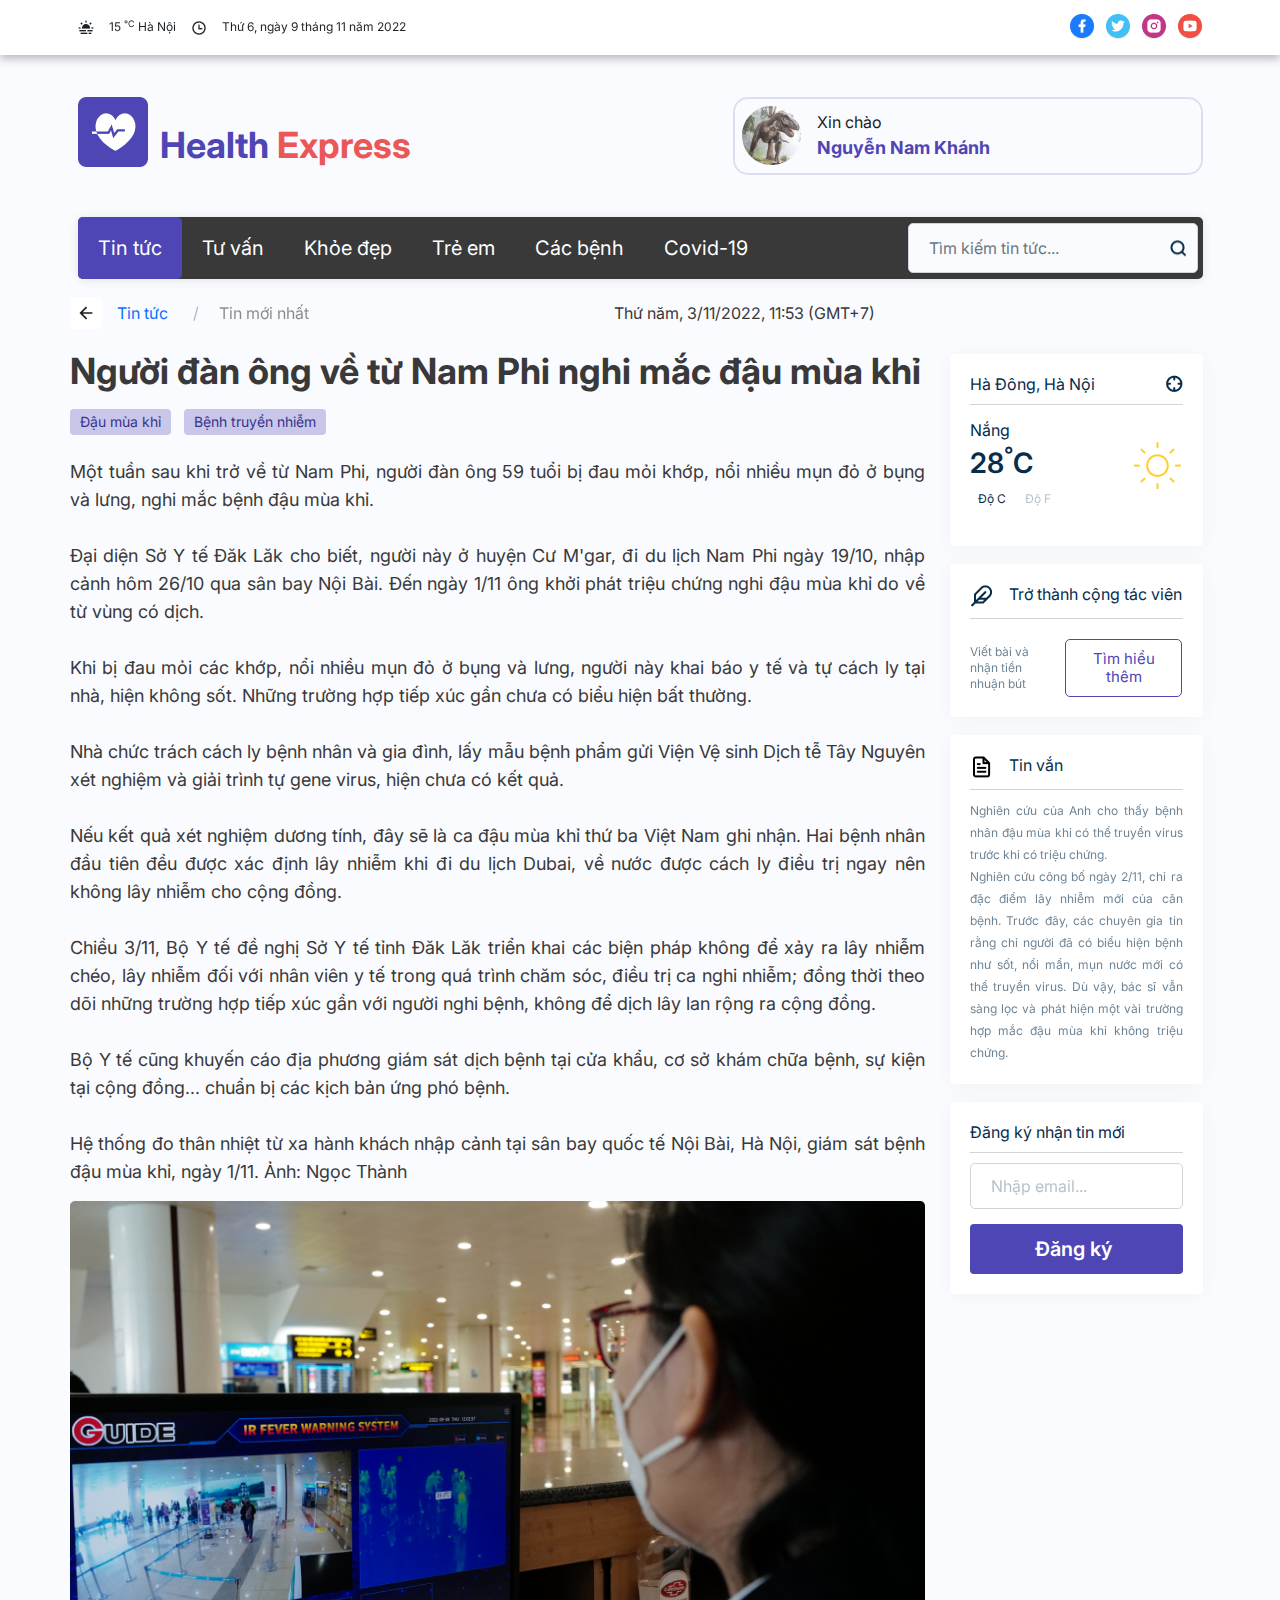
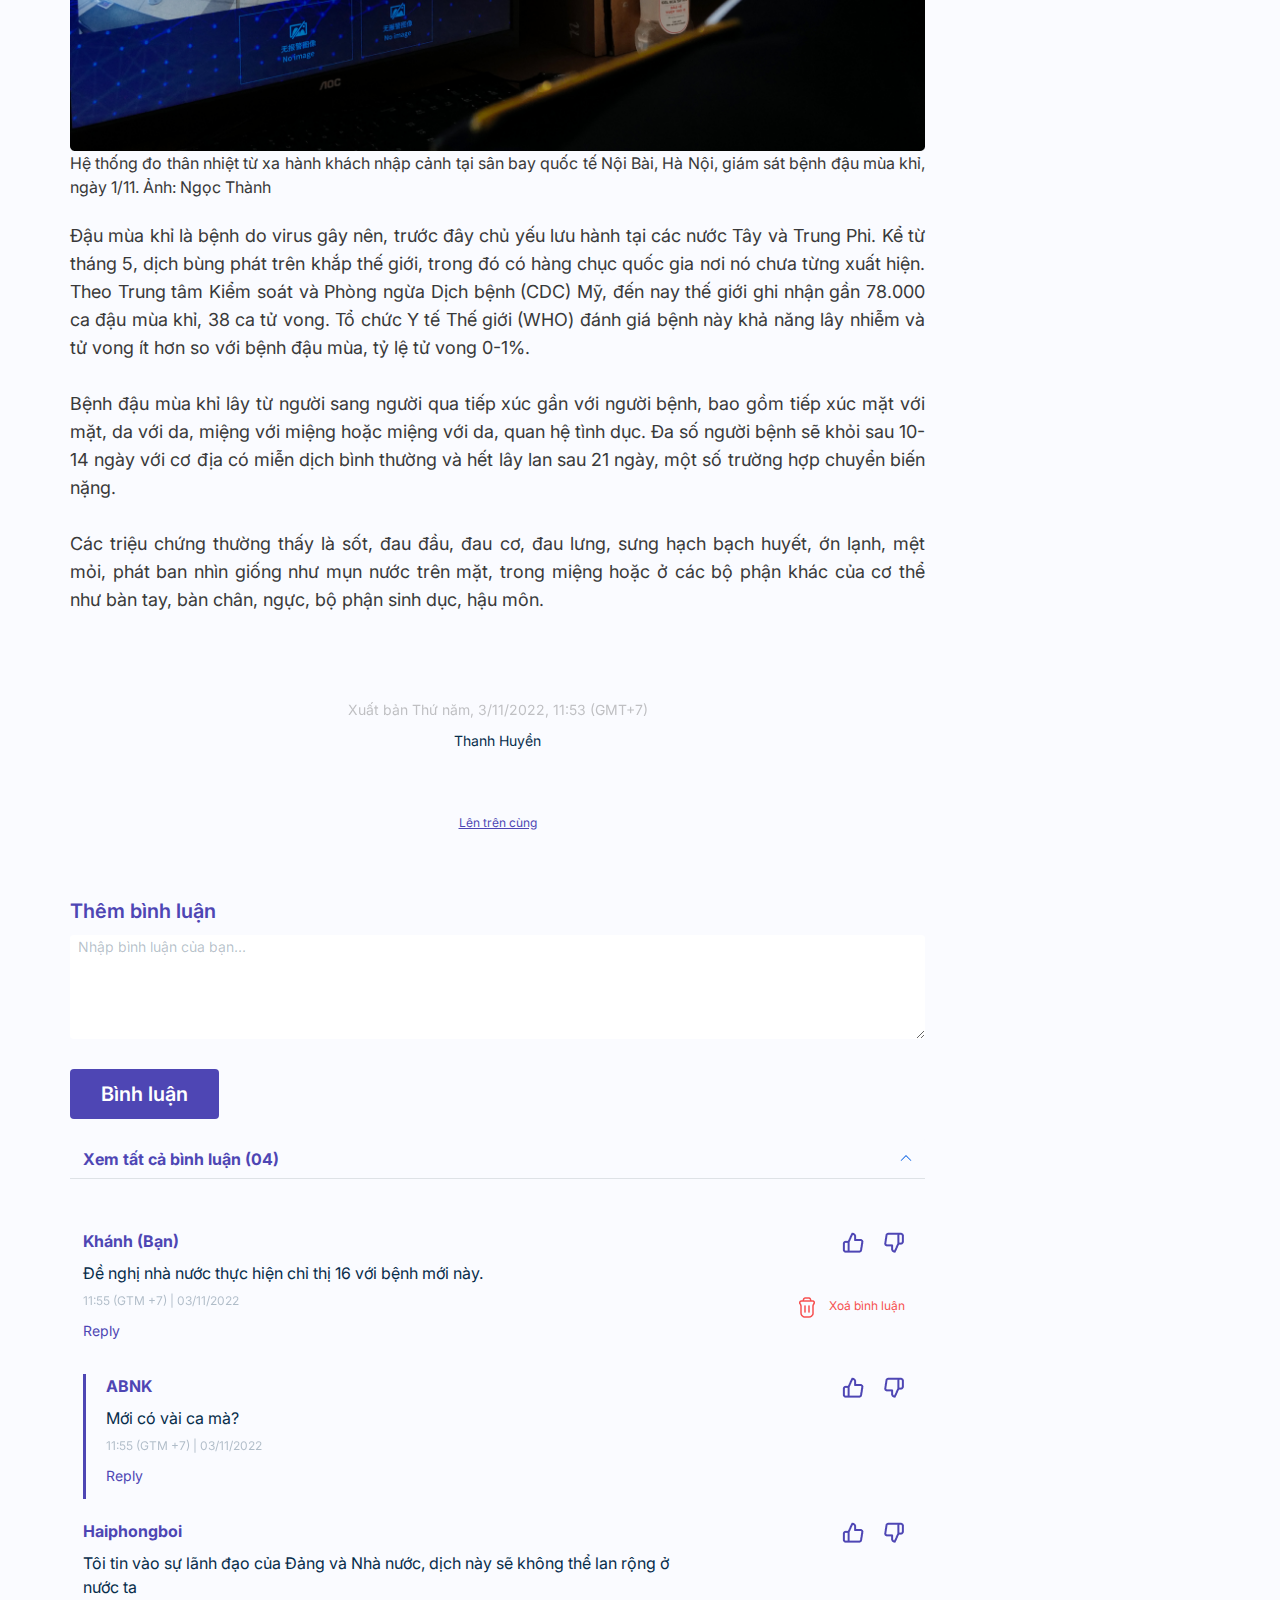
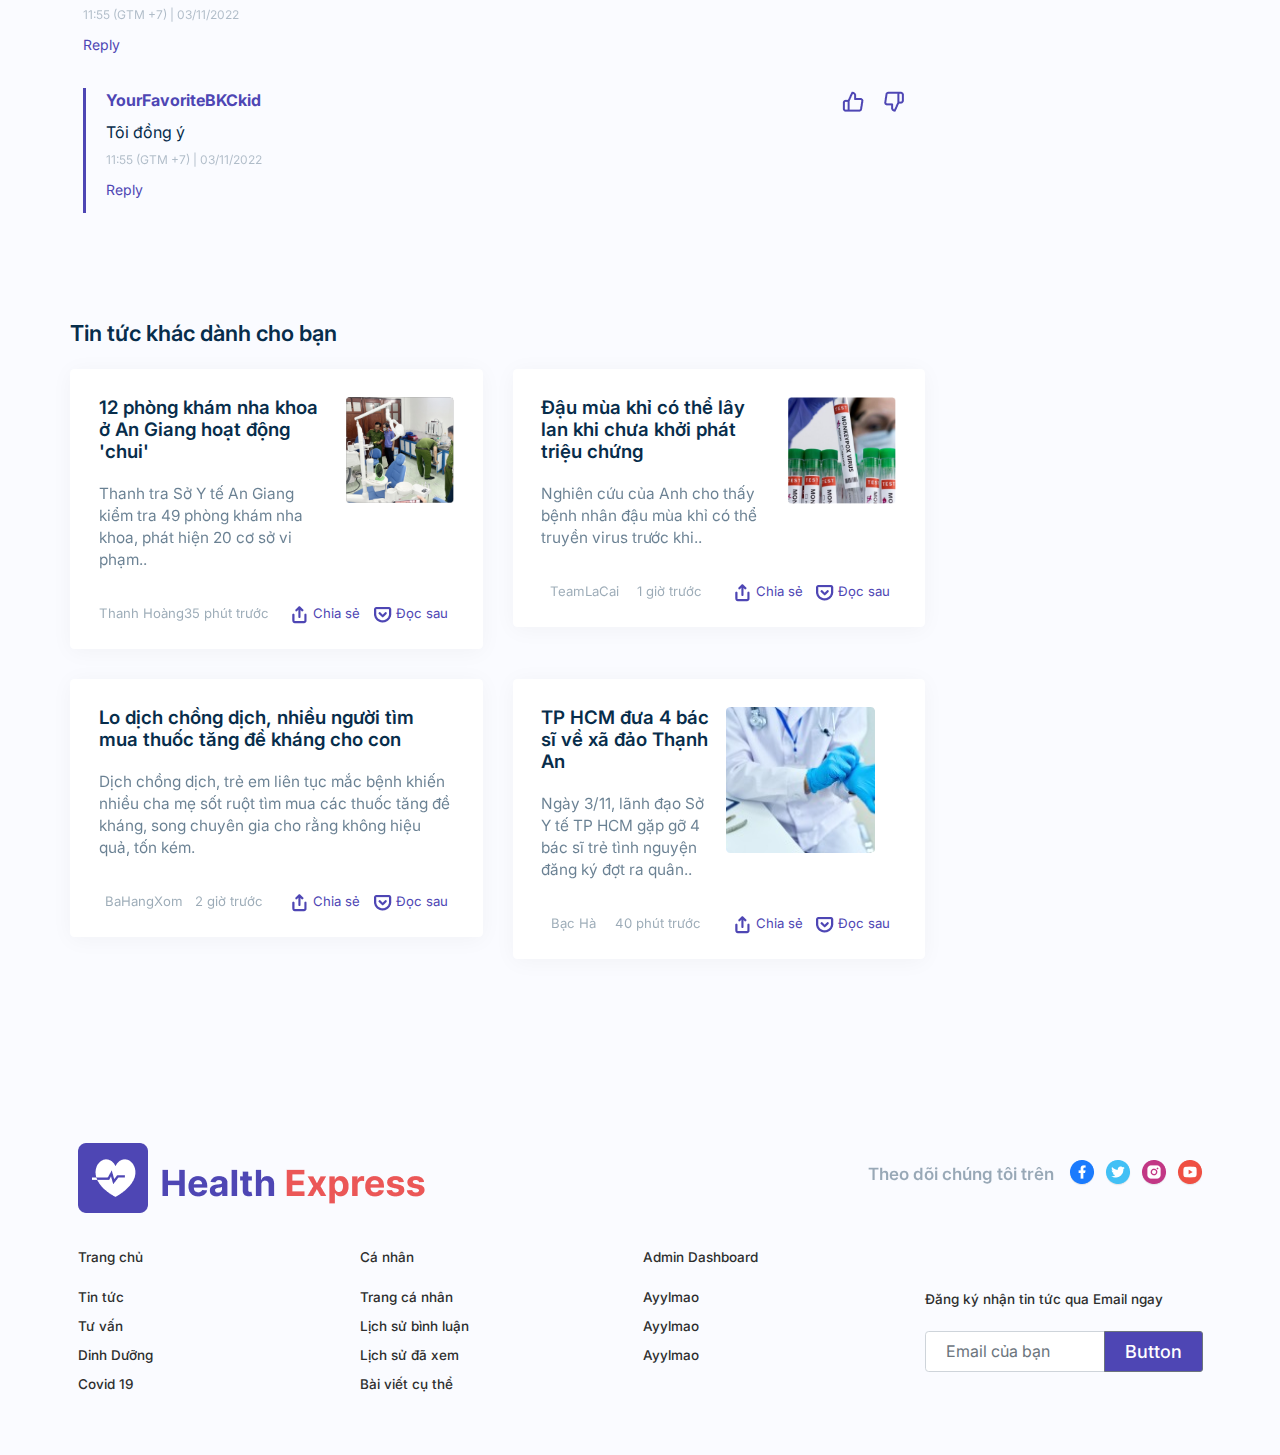
<file: Final-Version/index.html>
<!doctype html>
<html lang="en">

<head>
    <meta charset="utf-8">
    <meta name="viewport" content="width=device-width, initial-scale=1">
    <title> Người đàn ông về từ Nam Phi nghi mắc đậu mùa khỉ </title>

    <link rel="shortcut icon" href="images/logo.png" type="image/x-icon">
    <!-- stylesheet-->
    <link rel="stylesheet" href="css/bootstrap.min.css">
    <link rel="stylesheet" href="css/style.css">
</head>

<body>

    <section id="topBar">
        <div class="container">
            <div class="d-md-flex align-items-center justify-content-between py-2 text-center">
                <div class="leftBar d-flex align-items-center justify-content-center">
                    <p class="weatherInfo">
                        <img src="images/top-weather.png" alt="" class="img-fluid">
                        15 <sup>°C</sup> Hà Nội
                    </p>
                    <p class="time">
                        <img src="images/clock.png" alt="clock" class="img-fluid">
                        Thứ 6, ngày 9 tháng 11 năm 2022
                    </p>
                </div>
                <div class="rightBar">
                    <ul class="list-unstyled d-flex align-items-center justify-content-center">
                        <li><a href="#">
                                <img src="images/Facebook.png" alt="facebook" class="img-fluid">
                            </a></li>
                        <li><a href="#">
                                <img src="images/Twitter.png" alt="Twitter" class="img-fluid">
                            </a></li>
                        <li><a href="#">
                                <img src="images/Instagram.png" alt="Instagram" class="img-fluid">
                            </a></li>
                        <li><a href="#">
                                <img src="images/Youtube.png" alt="Youtube" class="img-fluid">
                            </a></li>
                    </ul>
                </div>
            </div>
        </div>
    </section>

    <section id="logoCtrl">
        <div class="container">
            <div class="row">
                <div class="col-md-6">
                    <div class="bigLogo d-flex align-items-end pb-4 pb-md-0">
                        <img src="images/logo.png" alt="logo" class="img-fluid">
                        <h3 class="logoText">Health <span>Express</span></h3>
                    </div>
                </div>
                <div class="col-md-6">
                    <div class="logoRightCruved d-flex align-items-center">
                        <img src="images/monogram.png" alt="monogram" class="img-fluid">
                        <div class="logoRightInfo">
                            <p class="infoText">Xin chào</p>
                            <h5 class="logoInfoTitle">Nguyễn Nam Khánh </h5>
                        </div>
                    </div>
                </div>
            </div>
        </div>
    </section>

    <!-- HEADER -->
    <header id="header">
        <div class="container">
            <nav class="navbar navbar-expand-lg px-0">
                <div class="container-fluid">
                    <a class="navbar-brand d-lg-none" href="#">
                        <img src="images/mobileLogo.png" alt="logo" class="img-fluid">
                    </a>
                    <button class="navbar-toggler" type="button" data-bs-toggle="collapse"
                        data-bs-target="#navbarTogglerDemo02" aria-controls="navbarTogglerDemo02" aria-expanded="false"
                        aria-label="Toggle navigation">
                        <img src="images/menu.png" alt="menu" class="img-fluid menu">
                    </button>
                    <div class="collapse navbar-collapse" id="navbarTogglerDemo02">
                        <ul class="navbar-nav me-auto mb-2 mb-lg-0">
                            <li class="nav-item">
                                <a class="nav-link active" aria-current="page" href="#">Tin tức</a>
                            </li>

                            <li class="nav-item">
                                <a class="nav-link" href="#">Tư vấn</a>
                            </li>

                            <li class="nav-item">
                                <a class="nav-link" href="#">Khỏe đẹp</a>
                            </li>

                            <li class="nav-item">
                                <a class="nav-link" href="#">Trẻ em</a>
                            </li>

                            <li class="nav-item">
                                <a class="nav-link" href="#">Các bệnh</a>
                            </li>

                            <li class="nav-item">
                                <a class="nav-link" href="#">Covid-19</a>
                            </li>

                        </ul>
                        <form class="d-flex" role="search">
                            <input class="form-control me-2" type="search" placeholder="Tìm kiếm tin tức..."
                                aria-label="Search">
                            <button class="btn inputIcon">
                                <img src="images/search.png" alt="search" class="img-fluid ">
                            </button>
                        </form>
                    </div>
                </div>
            </nav>
        </div>
    </header>
    <!-- HEADER END -->

    <main id="mainNews">
        <div class="container">
            <div class="row">
                <div class="col-md-9 mainNewsLeft ">

                    <div class="bredTop d-md-flex align-items-center justify-content-between">
                        <div class="pageBredCrumbs d-flex align-items-center">
                            <a href="#" class="pe-4">
                                <img src="images/leftArrow.png" alt="leftArrow" class="img-fluid">
                            </a>
                            <nav aria-label="breadcrumb">
                                <ol class="breadcrumb">
                                    <li class="breadcrumb-item"><a href="#">Tin tức</a></li>
                                    <li class="breadcrumb-item active" aria-current="page">Tin mới nhất </li>
                                </ol>
                            </nav>
                        </div>
                        <p class="createTime">
                            Thứ năm, 3/11/2022, 11:53 (GMT+7)
                        </p>
                    </div>

                    <div class="newsBody">
                        <h2 class="newsTitle">
                            Người đàn ông về từ Nam Phi nghi mắc đậu mùa khỉ
                        </h2>

                        <div class="newsTags">
                            <a href="#">
                                Đậu mùa khỉ
                            </a>
                            <a href="#">
                                Bệnh truyền nhiễm
                            </a>
                        </div>

                        <p class="newsDetails">
                            Một tuần sau khi trở về từ Nam Phi, người đàn ông 59 tuổi bị đau mỏi khớp, nổi nhiều mụn đỏ
                            ở bụng và lưng, nghi mắc bệnh đậu mùa khỉ.
                            <br><br>
                            Đại diện Sở Y tế Đăk Lăk cho biết, người này ở huyện Cư M'gar, đi du lịch Nam Phi ngày
                            19/10, nhập cảnh hôm 26/10 qua sân bay Nội Bài. Đến ngày 1/11 ông khởi phát triệu chứng nghi
                            đậu mùa khỉ do về từ vùng có dịch.
                            <br><br>
                            Khi bị đau mỏi các khớp, nổi nhiều mụn đỏ ở bụng và lưng, người này khai báo y tế và tự cách
                            ly tại nhà, hiện không sốt. Những trường hợp tiếp xúc gần chưa có biểu hiện bất thường.
                            <br><br>
                            Nhà chức trách cách ly bệnh nhân và gia đình, lấy mẫu bệnh phẩm gửi Viện Vệ sinh Dịch tễ Tây
                            Nguyên xét nghiệm và giải trình tự gene virus, hiện chưa có kết quả.
                            <br><br>
                            Nếu kết quả xét nghiệm dương tính, đây sẽ là ca đậu mùa khỉ thứ ba Việt Nam ghi nhận. Hai
                            bệnh nhân đầu tiên đều được xác định lây nhiễm khi đi du lịch Dubai, về nước được cách ly
                            điều trị ngay nên không lây nhiễm cho cộng đồng.
                            <br><br>
                            Chiều 3/11, Bộ Y tế đề nghị Sở Y tế tỉnh Đăk Lăk triển khai các biện pháp không để xảy ra
                            lây nhiễm chéo, lây nhiễm đối với nhân viên y tế trong quá trình chăm sóc, điều trị ca nghi
                            nhiễm; đồng thời theo dõi những trường hợp tiếp xúc gần với người nghi bệnh, không để dịch
                            lây lan rộng ra cộng đồng.
                            <br><br>
                            Bộ Y tế cũng khuyến cáo địa phương giám sát dịch bệnh tại cửa khẩu, cơ sở khám chữa bệnh, sự
                            kiện tại cộng đồng... chuẩn bị các kịch bản ứng phó bệnh.
                            <br><br>
                            Hệ thống đo thân nhiệt từ xa hành khách nhập cảnh tại sân bay quốc tế Nội Bài, Hà Nội, giám
                            sát bệnh đậu mùa khỉ, ngày 1/11. Ảnh: Ngọc Thành
                        </p>

                        <img src="images/newsBanner.png" alt="banner" class="img-fluid newsBanner w-100">

                        <p class="newsCaption">
                            Hệ thống đo thân nhiệt từ xa hành khách nhập cảnh tại sân bay quốc tế Nội Bài, Hà Nội, giám
                            sát bệnh đậu mùa khỉ, ngày 1/11. Ảnh: Ngọc Thành
                        </p>


                        <p class="newsDetails">
                            Đậu mùa khỉ là bệnh do virus gây nên, trước đây chủ yếu lưu hành tại các nước Tây và Trung
                            Phi. Kể từ tháng 5, dịch bùng phát trên khắp thế giới, trong đó có hàng chục quốc gia nơi nó
                            chưa từng xuất hiện. Theo Trung tâm Kiểm soát và Phòng ngừa Dịch bệnh (CDC) Mỹ, đến nay thế
                            giới ghi nhận gần 78.000 ca đậu mùa khỉ, 38 ca tử vong. Tổ chức Y tế Thế giới (WHO) đánh giá
                            bệnh này khả năng lây nhiễm và tử vong ít hơn so với bệnh đậu mùa, tỷ lệ tử vong 0-1%.
                            <br><br>
                            Bệnh đậu mùa khỉ lây từ người sang người qua tiếp xúc gần với người bệnh, bao gồm tiếp xúc
                            mặt với mặt, da với da, miệng với miệng hoặc miệng với da, quan hệ tình dục. Đa số người
                            bệnh sẽ khỏi sau 10-14 ngày với cơ địa có miễn dịch bình thường và hết lây lan sau 21 ngày,
                            một số trường hợp chuyển biến nặng.
                            <br><br>
                            Các triệu chứng thường thấy là sốt, đau đầu, đau cơ, đau lưng, sưng hạch bạch huyết, ớn
                            lạnh, mệt mỏi, phát ban nhìn giống như mụn nước trên mặt, trong miệng hoặc ở các bộ phận
                            khác của cơ thể như bàn tay, bàn chân, ngực, bộ phận sinh dục, hậu môn.
                            <br><br>
                        </p>

                        <div class="newsTimeAndAuthor text-center">
                            <p class="time">Xuất bản Thứ năm, 3/11/2022, 11:53 (GMT+7)</p>
                            <p class="author">Thanh Huyền </p>
                            <a href="#" class="authorLink">
                                Lên trên cùng
                            </a>
                        </div>

                        <div class="addComment">
                            <h3 class="commentTitle">Thêm bình luận </h3>
                            <form action="#">
                                <div class="mb-3">
                                    <textarea class="form-control" id="" placeholder="Nhập bình luận của bạn..."
                                        rows="6" required></textarea>
                                </div>
                                <button class="btn submitBtn" type="submit">Bình luận </button>
                            </form>
                        </div>


                        <div class="totalCommentsView">
                            <div class="accordion" id="accordionExample">
                                <div class="accordion-item">
                                    <h2 class="accordion-header" id="headingOne">
                                        <button class="accordion-button" type="button" data-bs-toggle="collapse"
                                            data-bs-target="#collapseOne" aria-expanded="true"
                                            aria-controls="collapseOne">
                                            Xem tất cả bình luận (04)
                                        </button>
                                    </h2>
                                    <div id="collapseOne" class="accordion-collapse accBG collapse show"
                                        aria-labelledby="headingOne" data-bs-parent="#accordionExample">
                                        <div class="accordion-body">

                                            <div class="singleComment">
                                                <div class="row">
                                                    <div class="col-9">
                                                        <h5 class="commentTitle">Khánh (Bạn)</h5>
                                                        <p class="commentDetails">
                                                            Đề nghị nhà nước thực hiện chỉ thị 16 với bệnh mới này.
                                                        </p>
                                                        <p class="commentTime">11:55 (GTM +7) | 03/11/2022</p>
                                                        <a href="#" class="btn replayBtn">
                                                            Reply
                                                        </a>
                                                    </div>
                                                    <div class="col-3">
                                                        <div class="likeControll">
                                                            <button class="btn thumbsBtn">
                                                                <img src="images/thumbs-up.png" alt="thumbs up"
                                                                    class="img-fluid">
                                                            </button>

                                                            <button class="btn thumbsBtn">
                                                                <img src="images/thumbs-down.png" alt="thumbs down"
                                                                    class="img-fluid">
                                                            </button>
                                                        </div>
                                                        <div class="text-end">
                                                            <button class="trasBtn btn">
                                                                <img src="images/Trash.png" alt="trush"
                                                                    class="img-fluid">
                                                                Xoá bình luận
                                                            </button>
                                                        </div>
                                                    </div>
                                                </div>
                                            </div>

                                            <div class="singleComment commentInsideMode">
                                                <div class="row">
                                                    <div class="col-9">
                                                        <h5 class="commentTitle">ABNK</h5>
                                                        <p class="commentDetails">
                                                            Mới có vài ca mà?
                                                        </p>
                                                        <p class="commentTime">11:55 (GTM +7) | 03/11/2022</p>
                                                        <a href="#" class="btn replayBtn">
                                                            Reply
                                                        </a>
                                                    </div>
                                                    <div class="col-3">
                                                        <div class="likeControll">
                                                            <button class="btn thumbsBtn">
                                                                <img src="images/thumbs-up.png" alt="thumbs up"
                                                                    class="img-fluid">
                                                            </button>

                                                            <button class="btn thumbsBtn">
                                                                <img src="images/thumbs-down.png" alt="thumbs down"
                                                                    class="img-fluid">
                                                            </button>
                                                        </div>
                                                        <button class="trasBtn d-none">
                                                            <img src="images/Trash.png" alt="trush" class="img-fluid">
                                                            Xoá bình luận
                                                        </button>
                                                    </div>
                                                </div>
                                            </div>



                                            <div class="singleComment">
                                                <div class="row">
                                                    <div class="col-9">
                                                        <h5 class="commentTitle">Haiphongboi</h5>
                                                        <p class="commentDetails">
                                                            Tôi tin vào sự lãnh đạo của Đảng và Nhà nước, dịch này sẽ
                                                            không thể lan rộng ở nước ta
                                                        </p>
                                                        <p class="commentTime">11:55 (GTM +7) | 03/11/2022</p>
                                                        <a href="#" class="btn replayBtn">
                                                            Reply
                                                        </a>
                                                    </div>
                                                    <div class="col-3">
                                                        <div class="likeControll">
                                                            <button class="btn thumbsBtn">
                                                                <img src="images/thumbs-up.png" alt="thumbs up"
                                                                    class="img-fluid">
                                                            </button>

                                                            <button class="btn thumbsBtn">
                                                                <img src="images/thumbs-down.png" alt="thumbs down"
                                                                    class="img-fluid">
                                                            </button>
                                                        </div>
                                                        <button class="trasBtn d-none">
                                                            <img src="images/Trash.png" alt="trush" class="img-fluid">
                                                            Xoá bình luận
                                                        </button>
                                                    </div>
                                                </div>
                                            </div>

                                            <div class="singleComment commentInsideMode">
                                                <div class="row">
                                                    <div class="col-9">
                                                        <h5 class="commentTitle">YourFavoriteBKCkid</h5>
                                                        <p class="commentDetails">
                                                            Tôi đồng ý
                                                        </p>
                                                        <p class="commentTime">11:55 (GTM +7) | 03/11/2022</p>
                                                        <a href="#" class="btn replayBtn">
                                                            Reply
                                                        </a>
                                                    </div>
                                                    <div class="col-3">
                                                        <div class="likeControll">
                                                            <button class="btn thumbsBtn">
                                                                <img src="images/thumbs-up.png" alt="thumbs up"
                                                                    class="img-fluid">
                                                            </button>

                                                            <button class="btn thumbsBtn">
                                                                <img src="images/thumbs-down.png" alt="thumbs down"
                                                                    class="img-fluid">
                                                            </button>
                                                        </div>
                                                        <button class="trasBtn d-none">
                                                            <img src="images/Trash.png" alt="trush" class="img-fluid">
                                                            Xoá bình luận
                                                        </button>
                                                    </div>
                                                </div>
                                            </div>




                                        </div>
                                    </div>
                                    <div>
                                    </div>


                                </div>

                            </div>

                        </div>
                    </div>

                    <div class="allBlogCards">
                        <h3 class="blogTitle">Tin tức khác dành cho bạn</h3>
                        <div class="row row-cols-1 row-cols-md-2 g-5">

                            <div class="col">
                                <div class="card">
                                    <div class="card-body">
                                        <div class="row">
                                            <div class="col-md-8">
                                                <h3 class="card-title">12 phòng khám nha khoa ở An Giang hoạt động
                                                    'chui'</h3>
                                                <p class="card-text">
                                                    Thanh tra Sở Y tế An Giang kiểm tra 49 phòng khám nha khoa, phát
                                                    hiện 20 cơ sở vi phạm..
                                                </p>
                                            </div>
                                            <div class="col-md-4">
                                                <img src="images/blog-1.png" alt="blog" class="img-fluid">
                                            </div>
                                        </div>
                                    </div>

                                    <div class="card-footer">
                                        <div class="row">
                                            <div class="col-md-6 col">
                                                <div class="postInfo d-flex align-items-center justify-content-around">
                                                    <p>Thanh Hoàng</p>
                                                    <p>35 phút trước</p>
                                                </div>
                                            </div>
                                            <div class="col-md-6 col">
                                                <div
                                                    class="postShareCtrl d-flex align-items-center justify-content-around">
                                                    <a href="#">
                                                        <img src="images/share.png" alt="share" class="img-fluid">
                                                        Chia sẻ
                                                    </a>
                                                    <a href="#">
                                                        <img src="images/pocket.png" alt="share" class="img-fluid">
                                                        Đọc sau
                                                    </a>
                                                </div>
                                            </div>
                                        </div>

                                    </div>
                                </div>
                            </div>


                            <div class="col">
                                <div class="card">
                                    <div class="card-body">
                                        <div class="row">
                                            <div class="col-md-8">
                                                <h3 class="card-title">Đậu mùa khỉ có thể lây lan khi chưa khởi phát
                                                    triệu chứng</h3>
                                                <p class="card-text">
                                                    Nghiên cứu của Anh cho thấy bệnh nhân đậu mùa khỉ có thể truyền
                                                    virus trước khi..
                                                </p>
                                            </div>
                                            <div class="col-md-4">
                                                <img src="images/blog-2.png" alt="blog" class="img-fluid">
                                            </div>
                                        </div>
                                    </div>

                                    <div class="card-footer">
                                        <div class="row">
                                            <div class="col-md-6 col">
                                                <div class="postInfo d-flex align-items-center justify-content-around">
                                                    <p>TeamLaCai</p>
                                                    <p>1 giờ trước </p>
                                                </div>
                                            </div>
                                            <div class="col-md-6 col">
                                                <div
                                                    class="postShareCtrl d-flex align-items-center justify-content-around">
                                                    <a href="#">
                                                        <img src="images/share.png" alt="share" class="img-fluid">
                                                        Chia sẻ
                                                    </a>
                                                    <a href="#">
                                                        <img src="images/pocket.png" alt="share" class="img-fluid">
                                                        Đọc sau
                                                    </a>
                                                </div>
                                            </div>
                                        </div>

                                    </div>
                                </div>
                            </div>

                            <div class="col">
                                <div class="card">
                                    <div class="card-body">
                                        <div class="row">
                                            <div class="col-md-12">
                                                <h3 class="card-title">Lo dịch chồng dịch, nhiều người tìm mua thuốc
                                                    tăng đề kháng cho con</h3>
                                                <p class="card-text">
                                                    Dịch chồng dịch, trẻ em liên tục mắc bệnh khiến nhiều cha mẹ sốt
                                                    ruột tìm mua các thuốc tăng đề kháng, song chuyên gia cho rằng không
                                                    hiệu quả, tốn kém.
                                                </p>
                                            </div>
                                        </div>
                                    </div>

                                    <div class="card-footer">
                                        <div class="row">
                                            <div class="col-md-6 col">
                                                <div class="postInfo d-flex align-items-center justify-content-around">
                                                    <p>BaHangXom</p>
                                                    <p>2 giờ trước</p>
                                                </div>
                                            </div>
                                            <div class="col-md-6 col">
                                                <div
                                                    class="postShareCtrl d-flex align-items-center justify-content-around">
                                                    <a href="#">
                                                        <img src="images/share.png" alt="share" class="img-fluid">
                                                        Chia sẻ
                                                    </a>
                                                    <a href="#">
                                                        <img src="images/pocket.png" alt="share" class="img-fluid">
                                                        Đọc sau
                                                    </a>
                                                </div>
                                            </div>
                                        </div>

                                    </div>
                                </div>
                            </div>

                            <div class="col">
                                <div class="card">
                                    <div class="card-body">
                                        <div class="row">
                                            <div class="col-md-6 col">
                                                <h3 class="card-title">TP HCM đưa 4 bác sĩ về xã đảo Thạnh An</h3>
                                                <p class="card-text">
                                                    Ngày 3/11, lãnh đạo Sở Y tế TP HCM gặp gỡ 4 bác sĩ trẻ tình nguyện
                                                    đăng ký đợt ra quân..
                                                </p>
                                            </div>
                                            <div class="col-md-6 col">
                                                <img src="images/blog-4.png" alt="blog" class="img-fluid">
                                            </div>
                                        </div>
                                    </div>

                                    <div class="card-footer">
                                        <div class="row">
                                            <div class="col col-md-6">
                                                <div class="postInfo d-flex align-items-center justify-content-around">
                                                    <p>Bạc Hà</p>
                                                    <p>40 phút trước</p>
                                                </div>
                                            </div>
                                            <div class="col col-md-6">
                                                <div
                                                    class="postShareCtrl d-flex align-items-center justify-content-around">
                                                    <a href="#">
                                                        <img src="images/share.png" alt="share" class="img-fluid">
                                                        Chia sẻ
                                                    </a>
                                                    <a href="#">
                                                        <img src="images/pocket.png" alt="share" class="img-fluid">
                                                        Đọc sau
                                                    </a>
                                                </div>
                                            </div>
                                        </div>

                                    </div>
                                </div>
                            </div>


                        </div>
                    </div>

                </div>
                <div class="col-md-3 newsRightMetaInfo">

                    <div class="weatherInfoDetail card">
                        <div class="weatherHeader borderBottom d-flex align-items-center justify-content-between">
                            <h5 class="weaterTitle">Hà Đông, Hà Nội </h5>
                            <img src="images/crosshair.png" alt="crosshair" class="img-fluid">
                        </div>
                        <div class="weatherBody d-flex align-items-center justify-content-between">
                            <div class="weatherLeft">
                                <p class="location">Nắng</p>
                                <h3 class="temparature">28<sup>°</sup>C</h3>
                                <div class="degToFer">
                                    <a href="#" class="btn active">
                                        Độ C
                                    </a>
                                    <a href="#" class="btn">
                                        Độ F
                                    </a>
                                </div>
                            </div>
                            <div class="weatherRight text-end d-flex align-items-center justify-content-end">
                                <img src="images/sun.png" alt="sun" class="img-fluid">
                            </div>
                        </div>
                    </div>

                    <div class="fetherBox card">
                        <div class="borderBottom">
                            <h5 class="fetherTitle">
                                <img src="images/feather.png" alt="fether" class="img-fluid">
                                Trở thành cộng tác viên
                            </h5>
                        </div>
                        <div class="fetherBody">
                            <div class="row">
                                <div class="col-5 d-flex align-items-center">
                                    <p class="fetherDetails">
                                        Viết bài và nhận tiền nhuận bút
                                    </p>

                                </div>
                                <div class="col-7 text-end">
                                    <a href="#" class="btn fetherBtn">
                                        Tìm hiểu thêm
                                    </a>
                                </div>
                            </div>
                        </div>
                    </div>

                    <div class="tinSlider card">
                        <div class="tinHeader">
                            <div class="borderBottom">
                                <h5 class="tinTitle">
                                    <img src="images/file-text.png" alt="text" class="img-fluid">
                                    Tin vắn
                                </h5>
                            </div>

                            <div class="tinsliderCards">
                                <div class="slider-item">
                                    Nghiên cứu của Anh cho thấy bệnh nhân đậu mùa khỉ có thể truyền virus trước khi có
                                    triệu chứng. <br>
                                    Nghiên cứu công bố ngày 2/11, chỉ ra đặc điểm lây nhiễm mới của căn bệnh. Trước đây,
                                    các chuyên gia tin rằng chỉ người đã có biểu hiện bệnh như sốt, nổi mẩn, mụn nước
                                    mới có thể truyền virus. Dù vậy, bác sĩ vẫn sàng lọc và phát hiện một vài trường hợp
                                    mắc đậu mùa khỉ không triệu chứng.
                                </div>
                            </div>

                        </div>
                    </div>

                    <div class="dangSubmition card">
                        <div class="borderBottom">
                            <h5 class="dangTitle">Đăng ký nhận tin mới </h5>
                        </div>
                        <form action="#" class="dangForm">
                            <input type="email" name="email" id="email" class="form-control" placeholder="Nhập email..."
                                required>
                            <input type="submit" value="Đăng ký " class="btn emailSubmitBtn">
                        </form>
                    </div>


                </div>
            </div>


    </main>

    <footer id="footer">
        <div class="container">

            <div class="footerTop d-md-flex align-items-center justify-content-between">
                <div class="footerLogo">
                    <img src="images/mobileLogo.png" alt="" class="img-fluid">
                </div>
                <div class="footerSocialLinks d-flex align-items-center mt-5 mt-md-0">
                    <p>Theo dõi chúng tôi trên </p>
                    <ul class="list-unstyled d-flex align-items-center">
                        <li><a href="#">
                                <img src="images/Facebook.png" alt="facebook" class="img-fluid">
                            </a></li>
                        <li><a href="#">
                                <img src="images/Twitter.png" alt="Twitter" class="img-fluid">
                            </a></li>
                        <li><a href="#">
                                <img src="images/Instagram.png" alt="Instagram" class="img-fluid">
                            </a></li>
                        <li><a href="#">
                                <img src="images/Youtube.png" alt="Youtube" class="img-fluid">
                            </a></li>
                    </ul>
                </div>
            </div>

            <div class="footerQuickLinks">
                <div class="row row-cols-md-4 g-2 row-cols-1">

                    <div class="col">
                        <p class="linkTitle"> Trang chủ </p>

                        <ul class="list-unstyled">
                            <li><a href="#">
                                    Tin tức
                                </a></li>
                            <li><a href="#">
                                    Tư vấn
                                </a></li>
                            <li><a href="#">
                                    Dinh Dưỡng
                                </a></li>
                            <li><a href="#">
                                    Covid 19
                                </a></li>
                        </ul>
                    </div>

                    <div class="col">
                        <p class="linkTitle">Cá nhân</p>

                        <ul class="list-unstyled">
                            <li><a href="#">
                                    Trang cá nhân
                                </a></li>
                            <li><a href="#">
                                    Lịch sử bình luận
                                </a></li>
                            <li><a href="#">
                                    Lịch sử đã xem
                                </a></li>
                            <li><a href="#">
                                    Bài viết cụ thể
                                </a></li>
                        </ul>
                    </div>

                    <div class="col">
                        <p class="linkTitle">Admin Dashboard</p>

                        <ul class="list-unstyled">
                            <li><a href="#">
                                    Ayylmao
                                </a></li>
                            <li><a href="#">
                                    Ayylmao
                                </a></li>
                            <li><a href="#">
                                    Ayylmao
                                </a></li>
                        </ul>
                    </div>

                    <div class="col d-flex align-items-center">
                        <div class="footerSUbmition">
                            <p class="linkTitle">Đăng ký nhận tin tức qua Email ngay</p>
                            <form action="#">
                                <div class="input-group">
                                    <input type="email" class="form-control" placeholder="Email của bạn" required>
                                    <input class="btn btn-outline-secondary" id="button-addon2" type="submit"
                                        value="Button" />
                                </div>
                            </form>
                        </div>
                    </div>
                </div>
            </div>
        </div>
    </footer>
</body>

</html>
</file>
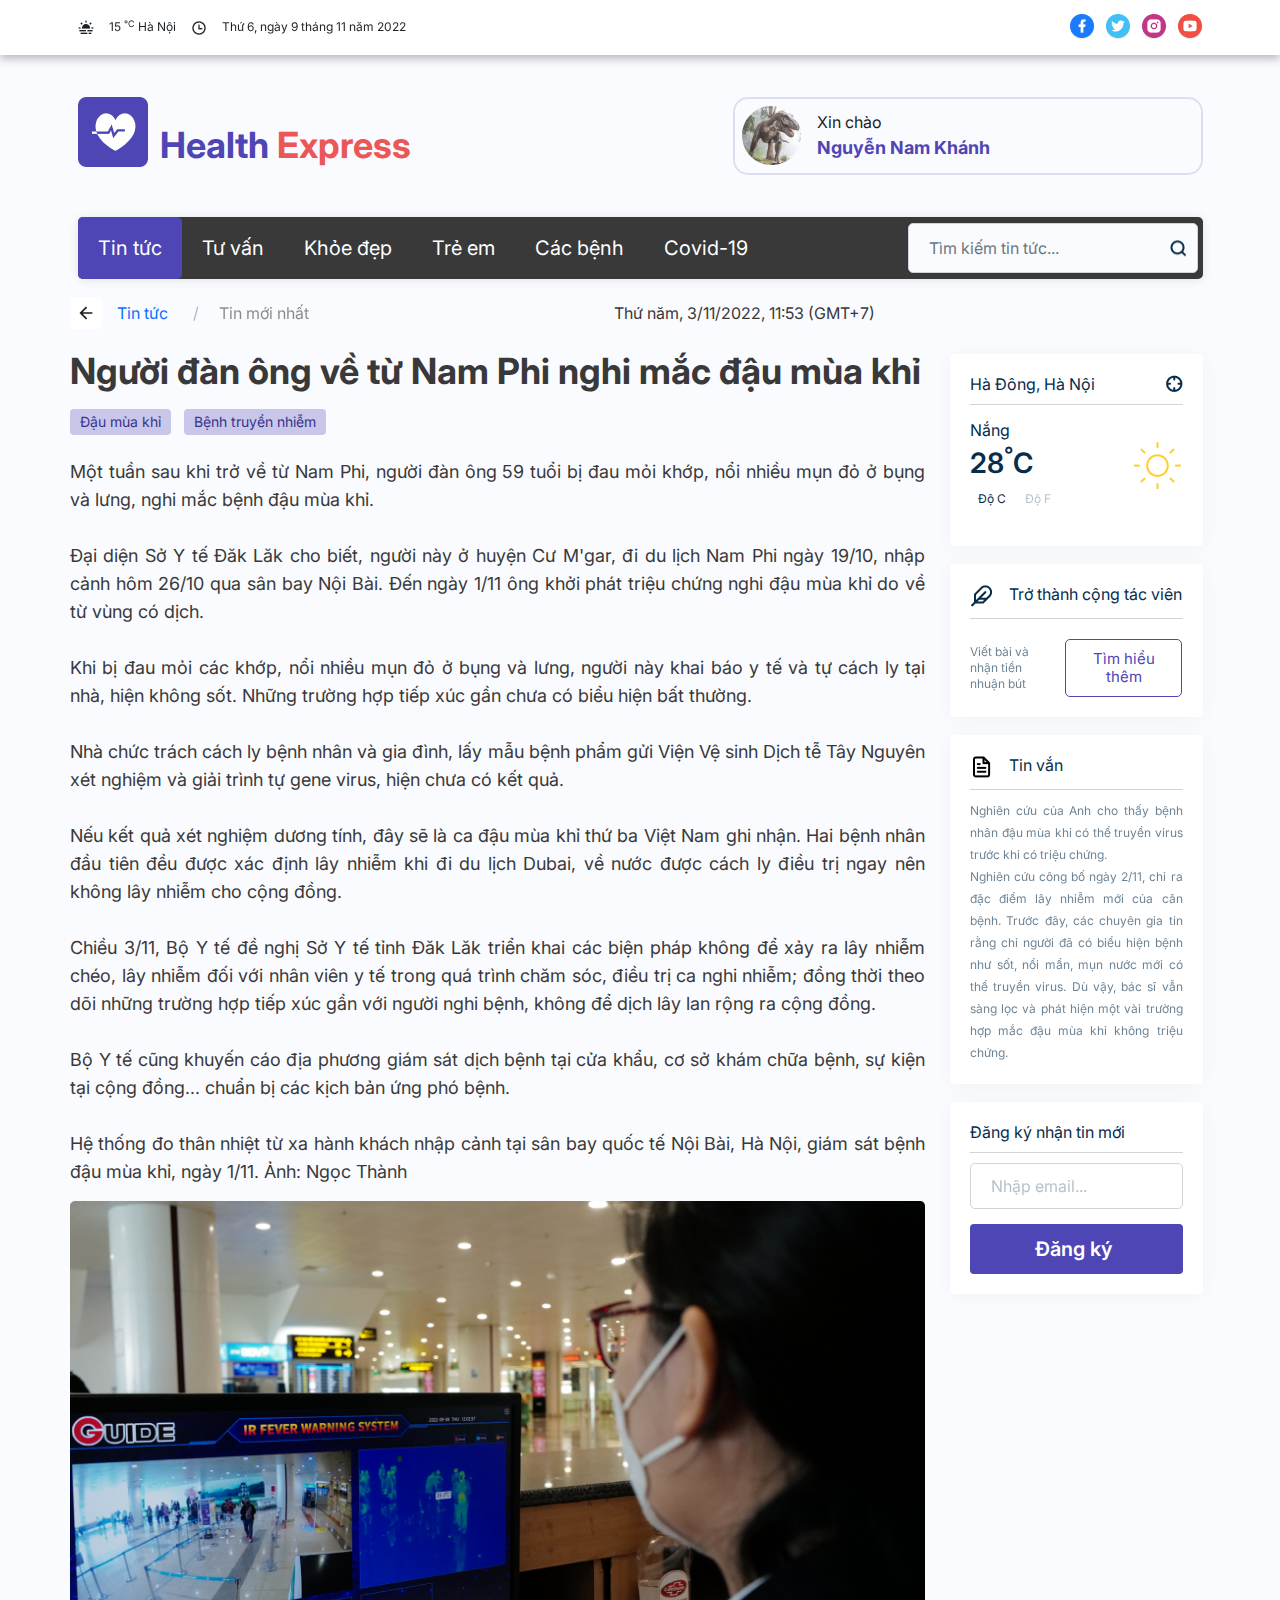
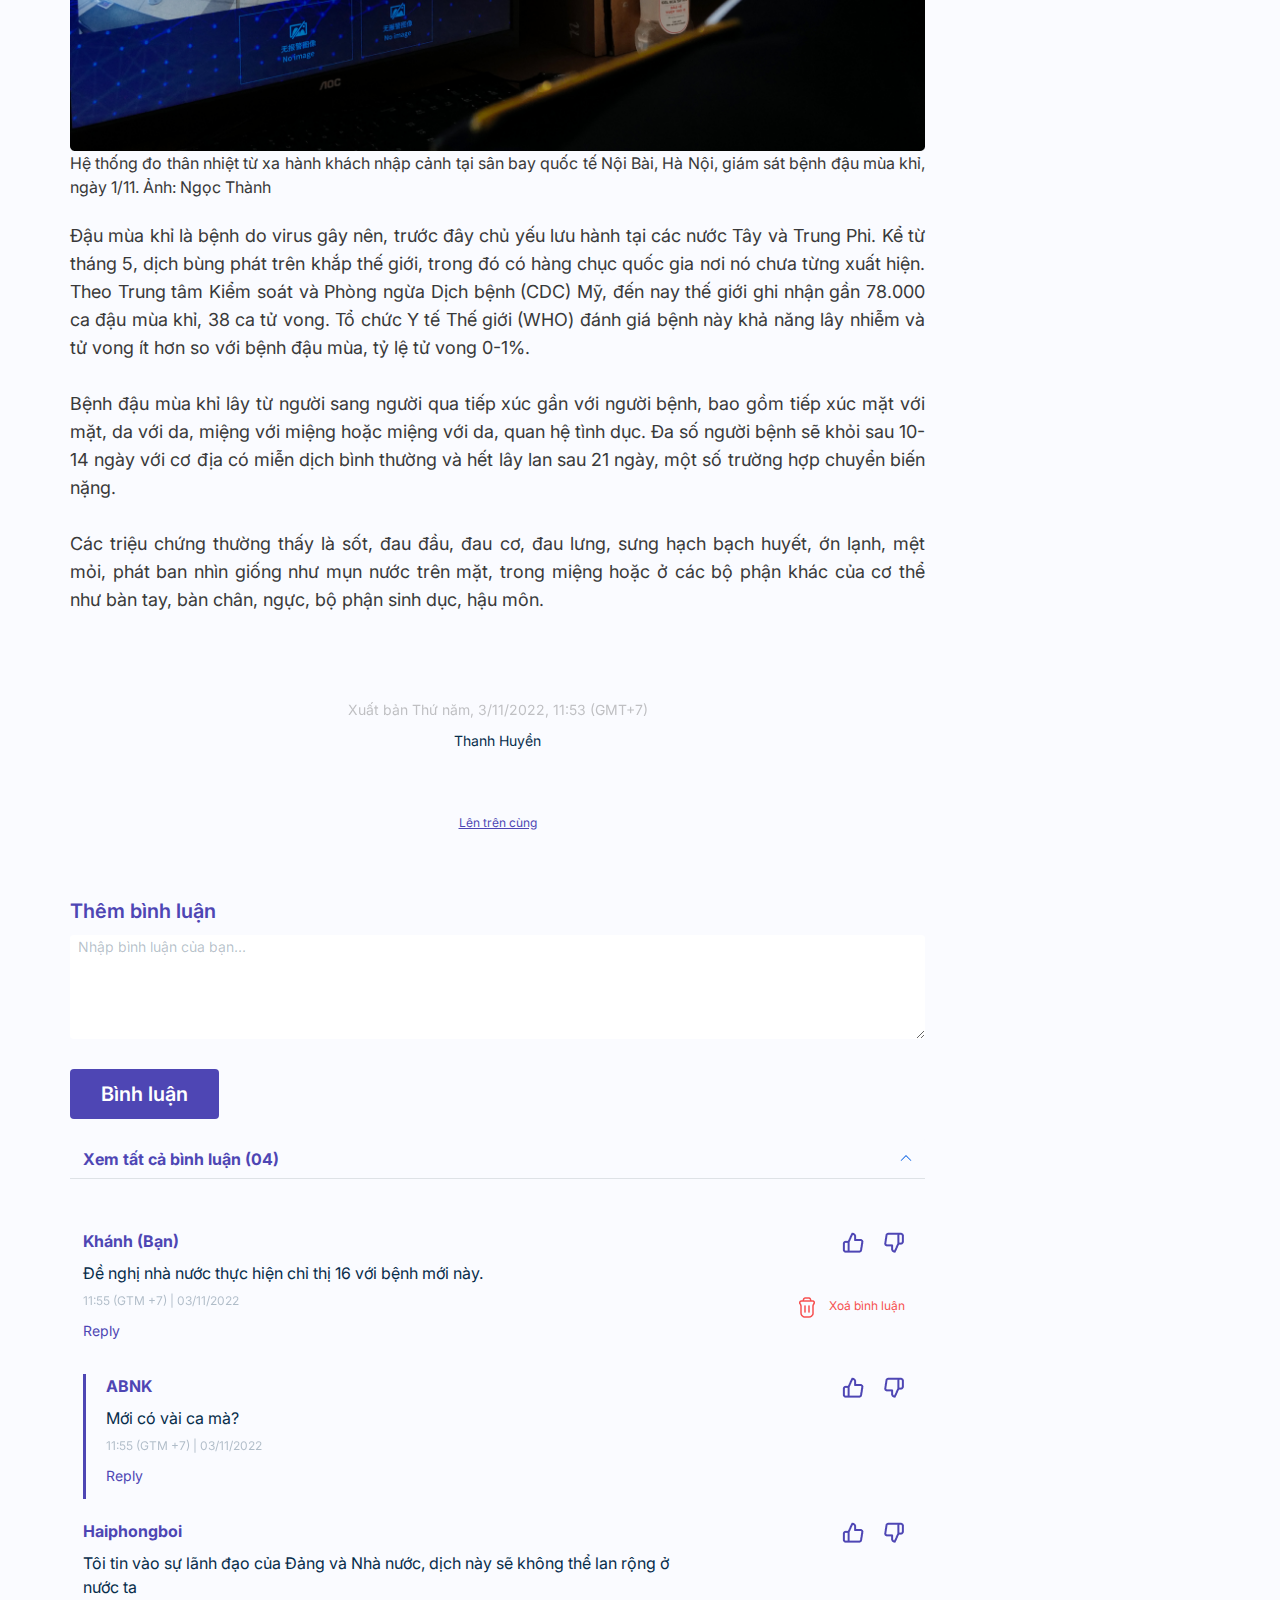
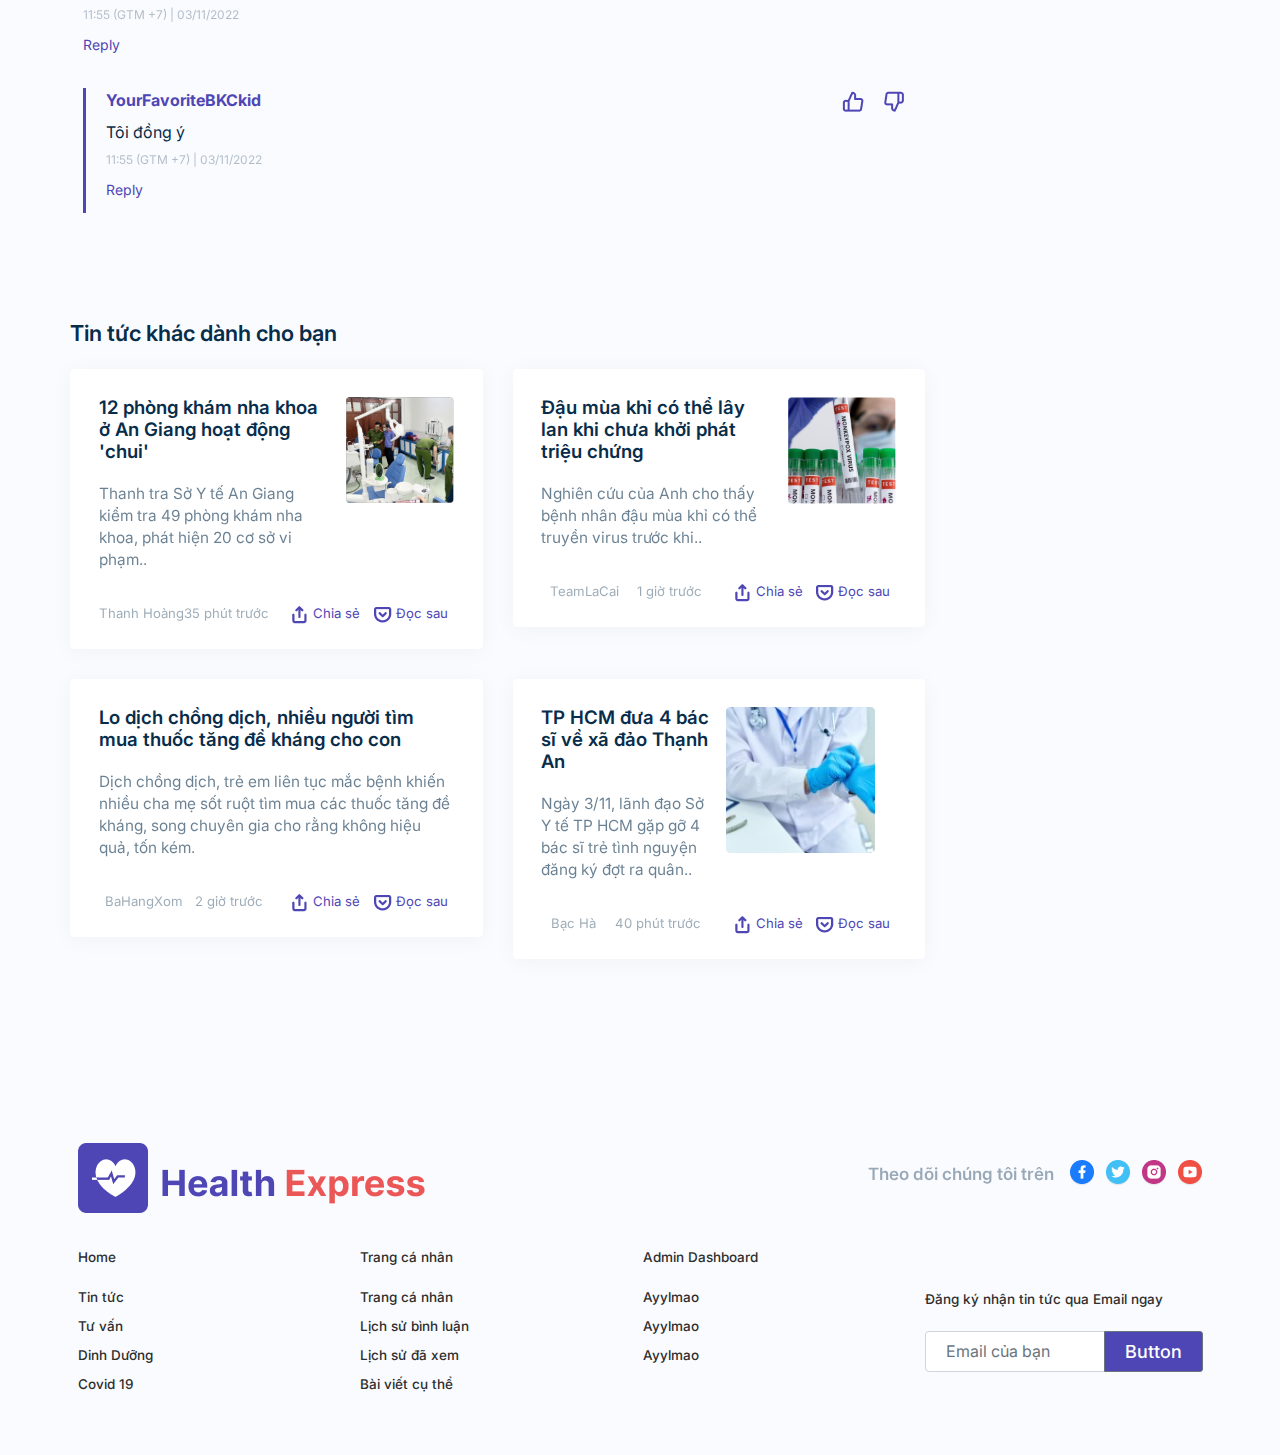
<file: Final-Version/with-comments/index.html>
<!doctype html>
<html lang="en">

<head>
    <meta charset="utf-8">
    <meta name="viewport" content="width=device-width, initial-scale=1">
    <title>Người đàn ông về từ Nam Phi nghi mắc đậu mùa khỉ</title>

    <link rel="shortcut icon" href="images/logo.png" type="image/x-icon">

    <!-- STYLE SHEET -->
    <link rel="stylesheet" href="css/bootstrap.min.css">
    <link rel="stylesheet" href="css/style.css">

</head>

<body>

    <!-- status -->
    <section id="topBar">
        <div class="container">
            <div class="d-md-flex align-items-center justify-content-between py-2 text-center">
                <div class="leftBar d-flex align-items-center justify-content-center">
                    <p class="weatherInfo">
                        <img src="images/top-weather.png" alt="" class="img-fluid">
                        15 <sup>°C</sup> Hà Nội
                    </p>
                    <p class="time">
                        <img src="images/clock.png" alt="clock" class="img-fluid">
                        Thứ 6, ngày 9 tháng 11 năm 2022
                    </p>
                </div>
                <div class="rightBar">
                    <ul class="list-unstyled d-flex align-items-center justify-content-center">
                        <li><a href="#">
                                <img src="images/Facebook.png" alt="facebook" class="img-fluid">
                            </a></li>
                        <li><a href="#">
                                <img src="images/Twitter.png" alt="Twitter" class="img-fluid">
                            </a></li>
                        <li><a href="#">
                                <img src="images/Instagram.png" alt="Instagram" class="img-fluid">
                            </a></li>
                        <li><a href="#">
                                <img src="images/Youtube.png" alt="Youtube" class="img-fluid">
                            </a></li>
                    </ul>
                </div>
            </div>
        </div>
    </section>

    <!-- //status -->

    <!-- header logo -->
    <section id="logoCtrl">
        <div class="container">
            <div class="row">
                <div class="col-md-6">
                    <div class="bigLogo d-flex align-items-end pb-4 pb-md-0">
                        <img src="images/logo.png" alt="logo" class="img-fluid">
                        <h3 class="logoText">Health <span>Express</span></h3>
                    </div>
                </div>
                <div class="col-md-6">
                    <div class="logoRightCruved d-flex align-items-center">
                        <img src="images/monogram.png" alt="monogram" class="img-fluid">
                        <div class="logoRightInfo">
                            <p class="infoText">Xin chào</p>
                            <h5 class="logoInfoTitle">Nguyễn Nam Khánh </h5>
                        </div>
                    </div>
                </div>
            </div>
        </div>
    </section>
    <!-- //header logo-->


    <!-- NAVBAR -->
    <header id="header">
        <div class="container">
            <nav class="navbar navbar-expand-lg px-0">
                <div class="container-fluid">
                    <a class="navbar-brand d-lg-none" href="#">
                        <img src="images/mobileLogo.png" alt="logo" class="img-fluid">
                    </a>
                    <button class="navbar-toggler" type="button" data-bs-toggle="collapse"
                        data-bs-target="#navbarTogglerDemo02" aria-controls="navbarTogglerDemo02" aria-expanded="false"
                        aria-label="Toggle navigation">
                        <img src="images/menu.png" alt="menu" class="img-fluid menu">
                    </button>
                    <div class="collapse navbar-collapse" id="navbarTogglerDemo02">
                        <ul class="navbar-nav me-auto mb-2 mb-lg-0">
                            <li class="nav-item">
                                <a class="nav-link active" aria-current="page" href="#">Tin tức</a>
                            </li>

                            <li class="nav-item">
                                <a class="nav-link" href="#">Tư vấn</a>
                            </li>

                            <li class="nav-item">
                                <a class="nav-link" href="#">Khỏe đẹp</a>
                            </li>

                            <li class="nav-item">
                                <a class="nav-link" href="#">Trẻ em</a>
                            </li>

                            <li class="nav-item">
                                <a class="nav-link" href="#">Các bệnh</a>
                            </li>

                            <li class="nav-item">
                                <a class="nav-link" href="#">Covid-19</a>
                            </li>

                        </ul>
                        <form class="d-flex" role="search">
                            <input class="form-control me-2" type="search" placeholder="Tìm kiếm tin tức..."
                                aria-label="Search">
                            <button class="btn inputIcon">
                                <img src="images/search.png" alt="search" class="img-fluid ">
                            </button>
                        </form>
                    </div>
                </div>
            </nav>
        </div>
    </header>
    <!-- //NAVBAR-->


    <!-- MAIN -->
    <main id="mainNews">
        <div class="container">
            <div class="row">
                <div class="col-md-9 mainNewsLeft ">

                    <!-- BAI BAO -->
                    <div class="bredTop d-md-flex align-items-center justify-content-between">
                        <div class="pageBredCrumbs d-flex align-items-center">
                            <a href="#" class="pe-4">
                                <img src="images/leftArrow.png" alt="leftArrow" class="img-fluid">
                            </a>
                            <nav aria-label="breadcrumb">
                                <ol class="breadcrumb">
                                    <li class="breadcrumb-item"><a href="#">Tin tức</a></li>
                                    <li class="breadcrumb-item active" aria-current="page">Tin mới nhất </li>
                                </ol>
                            </nav>
                        </div>
                        <p class="createTime">
                            Thứ năm, 3/11/2022, 11:53 (GMT+7)
                        </p>
                    </div>

                    <div class="newsBody">
                        <h2 class="newsTitle">
                            Người đàn ông về từ Nam Phi nghi mắc đậu mùa khỉ
                        </h2>

                        <div class="newsTags">
                            <a href="#">
                                Đậu mùa khỉ
                            </a>
                            <a href="#">
                                Bệnh truyền nhiễm
                            </a>
                        </div>

                        <p class="newsDetails">
                            Một tuần sau khi trở về từ Nam Phi, người đàn ông 59 tuổi bị đau mỏi khớp, nổi nhiều mụn đỏ
                            ở bụng và lưng, nghi mắc bệnh đậu mùa khỉ.
                            <br><br>
                            Đại diện Sở Y tế Đăk Lăk cho biết, người này ở huyện Cư M'gar, đi du lịch Nam Phi ngày
                            19/10, nhập cảnh hôm 26/10 qua sân bay Nội Bài. Đến ngày 1/11 ông khởi phát triệu chứng nghi
                            đậu mùa khỉ do về từ vùng có dịch.
                            <br><br>
                            Khi bị đau mỏi các khớp, nổi nhiều mụn đỏ ở bụng và lưng, người này khai báo y tế và tự cách
                            ly tại nhà, hiện không sốt. Những trường hợp tiếp xúc gần chưa có biểu hiện bất thường.
                            <br><br>
                            Nhà chức trách cách ly bệnh nhân và gia đình, lấy mẫu bệnh phẩm gửi Viện Vệ sinh Dịch tễ Tây
                            Nguyên xét nghiệm và giải trình tự gene virus, hiện chưa có kết quả.
                            <br><br>
                            Nếu kết quả xét nghiệm dương tính, đây sẽ là ca đậu mùa khỉ thứ ba Việt Nam ghi nhận. Hai
                            bệnh nhân đầu tiên đều được xác định lây nhiễm khi đi du lịch Dubai, về nước được cách ly
                            điều trị ngay nên không lây nhiễm cho cộng đồng.
                            <br><br>
                            Chiều 3/11, Bộ Y tế đề nghị Sở Y tế tỉnh Đăk Lăk triển khai các biện pháp không để xảy ra
                            lây nhiễm chéo, lây nhiễm đối với nhân viên y tế trong quá trình chăm sóc, điều trị ca nghi
                            nhiễm; đồng thời theo dõi những trường hợp tiếp xúc gần với người nghi bệnh, không để dịch
                            lây lan rộng ra cộng đồng.
                            <br><br>
                            Bộ Y tế cũng khuyến cáo địa phương giám sát dịch bệnh tại cửa khẩu, cơ sở khám chữa bệnh, sự
                            kiện tại cộng đồng... chuẩn bị các kịch bản ứng phó bệnh.
                            <br><br>
                            Hệ thống đo thân nhiệt từ xa hành khách nhập cảnh tại sân bay quốc tế Nội Bài, Hà Nội, giám
                            sát bệnh đậu mùa khỉ, ngày 1/11. Ảnh: Ngọc Thành
                        </p>

                        <img src="images/newsBanner.png" alt="banner" class="img-fluid newsBanner w-100">

                        <p class="newsCaption">
                            Hệ thống đo thân nhiệt từ xa hành khách nhập cảnh tại sân bay quốc tế Nội Bài, Hà Nội, giám
                            sát bệnh đậu mùa khỉ, ngày 1/11. Ảnh: Ngọc Thành
                        </p>


                        <p class="newsDetails">
                            Đậu mùa khỉ là bệnh do virus gây nên, trước đây chủ yếu lưu hành tại các nước Tây và Trung
                            Phi. Kể từ tháng 5, dịch bùng phát trên khắp thế giới, trong đó có hàng chục quốc gia nơi nó
                            chưa từng xuất hiện. Theo Trung tâm Kiểm soát và Phòng ngừa Dịch bệnh (CDC) Mỹ, đến nay thế
                            giới ghi nhận gần 78.000 ca đậu mùa khỉ, 38 ca tử vong. Tổ chức Y tế Thế giới (WHO) đánh giá
                            bệnh này khả năng lây nhiễm và tử vong ít hơn so với bệnh đậu mùa, tỷ lệ tử vong 0-1%.
                            <br><br>
                            Bệnh đậu mùa khỉ lây từ người sang người qua tiếp xúc gần với người bệnh, bao gồm tiếp xúc
                            mặt với mặt, da với da, miệng với miệng hoặc miệng với da, quan hệ tình dục. Đa số người
                            bệnh sẽ khỏi sau 10-14 ngày với cơ địa có miễn dịch bình thường và hết lây lan sau 21 ngày,
                            một số trường hợp chuyển biến nặng.
                            <br><br>
                            Các triệu chứng thường thấy là sốt, đau đầu, đau cơ, đau lưng, sưng hạch bạch huyết, ớn
                            lạnh, mệt mỏi, phát ban nhìn giống như mụn nước trên mặt, trong miệng hoặc ở các bộ phận
                            khác của cơ thể như bàn tay, bàn chân, ngực, bộ phận sinh dục, hậu môn.
                            <br><br>
                        </p>

                        <div class="newsTimeAndAuthor text-center">
                            <p class="time">Xuất bản Thứ năm, 3/11/2022, 11:53 (GMT+7)</p>
                            <p class="author">Thanh Huyền </p>
                            <a href="#" class="authorLink">
                                Lên trên cùng
                            </a>
                        </div>

                        <!-- COMMENT -->
                        <div class="addComment">
                            <h3 class="commentTitle">Thêm bình luận </h3>
                            <form action="#">
                                <div class="mb-3">
                                    <textarea class="form-control" id="" placeholder="Nhập bình luận của bạn..."
                                        rows="6" required></textarea>
                                </div>
                                <button class="btn submitBtn" type="submit">Bình luận </button>
                            </form>
                        </div>


                        <!-- SHOW -->
                        <div class="totalCommentsView">
                            <div class="accordion" id="accordionExample">
                                <div class="accordion-item">
                                    <h2 class="accordion-header" id="headingOne">
                                        <button class="accordion-button" type="button" data-bs-toggle="collapse"
                                            data-bs-target="#collapseOne" aria-expanded="true"
                                            aria-controls="collapseOne">
                                            Xem tất cả bình luận (04)
                                        </button>
                                    </h2>
                                    <div id="collapseOne" class="accordion-collapse accBG collapse show"
                                        aria-labelledby="headingOne" data-bs-parent="#accordionExample">
                                        <div class="accordion-body">

                                            <!-- SINGLE COMMENT -->
                                            <div class="singleComment">
                                                <div class="row">
                                                    <div class="col-9">
                                                        <h5 class="commentTitle">Khánh (Bạn)</h5>
                                                        <p class="commentDetails">
                                                            Đề nghị nhà nước thực hiện chỉ thị 16 với bệnh mới này.
                                                        </p>
                                                        <p class="commentTime">11:55 (GTM +7) | 03/11/2022</p>
                                                        <a href="#" class="btn replayBtn">
                                                            Reply
                                                        </a>
                                                    </div>
                                                    <div class="col-3">
                                                        <div class="likeControll">
                                                            <button class="btn thumbsBtn">
                                                                <img src="images/thumbs-up.png" alt="thumbs up"
                                                                    class="img-fluid">
                                                            </button>

                                                            <button class="btn thumbsBtn">
                                                                <img src="images/thumbs-down.png" alt="thumbs down"
                                                                    class="img-fluid">
                                                            </button>
                                                        </div>
                                                        <div class="text-end">
                                                            <button class="trasBtn btn">
                                                                <img src="images/Trash.png" alt="trush"
                                                                    class="img-fluid">
                                                                Xoá bình luận
                                                            </button>
                                                        </div>
                                                    </div>
                                                </div>
                                            </div>

                                            <div class="singleComment commentInsideMode">
                                                <div class="row">
                                                    <div class="col-9">
                                                        <h5 class="commentTitle">ABNK</h5>
                                                        <p class="commentDetails">
                                                            Mới có vài ca mà?
                                                        </p>
                                                        <p class="commentTime">11:55 (GTM +7) | 03/11/2022</p>
                                                        <a href="#" class="btn replayBtn">
                                                            Reply
                                                        </a>
                                                    </div>
                                                    <div class="col-3">
                                                        <div class="likeControll">
                                                            <button class="btn thumbsBtn">
                                                                <img src="images/thumbs-up.png" alt="thumbs up"
                                                                    class="img-fluid">
                                                            </button>

                                                            <button class="btn thumbsBtn">
                                                                <img src="images/thumbs-down.png" alt="thumbs down"
                                                                    class="img-fluid">
                                                            </button>
                                                        </div>
                                                        <button class="trasBtn d-none">
                                                            <img src="images/Trash.png" alt="trush" class="img-fluid">
                                                            Xoá bình luận
                                                        </button>
                                                    </div>
                                                </div>
                                            </div>



                                            <div class="singleComment">
                                                <div class="row">
                                                    <div class="col-9">
                                                        <h5 class="commentTitle">Haiphongboi</h5>
                                                        <p class="commentDetails">
                                                            Tôi tin vào sự lãnh đạo của Đảng và Nhà nước, dịch này sẽ
                                                            không thể lan rộng ở nước ta
                                                        </p>
                                                        <p class="commentTime">11:55 (GTM +7) | 03/11/2022</p>
                                                        <a href="#" class="btn replayBtn">
                                                            Reply
                                                        </a>
                                                    </div>
                                                    <div class="col-3">
                                                        <div class="likeControll">
                                                            <button class="btn thumbsBtn">
                                                                <img src="images/thumbs-up.png" alt="thumbs up"
                                                                    class="img-fluid">
                                                            </button>

                                                            <button class="btn thumbsBtn">
                                                                <img src="images/thumbs-down.png" alt="thumbs down"
                                                                    class="img-fluid">
                                                            </button>
                                                        </div>
                                                        <button class="trasBtn d-none">
                                                            <img src="images/Trash.png" alt="trush" class="img-fluid">
                                                            Xoá bình luận
                                                        </button>
                                                    </div>
                                                </div>
                                            </div>

                                            <div class="singleComment commentInsideMode">
                                                <div class="row">
                                                    <div class="col-9">
                                                        <h5 class="commentTitle">YourFavoriteBKCkid</h5>
                                                        <p class="commentDetails">
                                                            Tôi đồng ý
                                                        </p>
                                                        <p class="commentTime">11:55 (GTM +7) | 03/11/2022</p>
                                                        <a href="#" class="btn replayBtn">
                                                            Reply
                                                        </a>
                                                    </div>
                                                    <div class="col-3">
                                                        <div class="likeControll">
                                                            <button class="btn thumbsBtn">
                                                                <img src="images/thumbs-up.png" alt="thumbs up"
                                                                    class="img-fluid">
                                                            </button>

                                                            <button class="btn thumbsBtn">
                                                                <img src="images/thumbs-down.png" alt="thumbs down"
                                                                    class="img-fluid">
                                                            </button>
                                                        </div>
                                                        <button class="trasBtn d-none">
                                                            <img src="images/Trash.png" alt="trush" class="img-fluid">
                                                            Xoá bình luận
                                                        </button>
                                                    </div>
                                                </div>
                                            </div>




                                        </div>
                                    </div>
                                    <div>
                                    </div>


                                </div>

                            </div>

                        </div>
                    </div>
                    <!-- //MAIN -->


                    <!-- TIN KHAC -->
                    <div class="allBlogCards">
                        <h3 class="blogTitle">Tin tức khác dành cho bạn</h3>
                        <div class="row row-cols-1 row-cols-md-2 g-5">

                            <!-- CARD -->
                            <div class="col">
                                <div class="card">
                                    <div class="card-body">
                                        <div class="row">
                                            <div class="col-md-8">
                                                <h3 class="card-title">12 phòng khám nha khoa ở An Giang hoạt động
                                                    'chui'</h3>
                                                <p class="card-text">
                                                    Thanh tra Sở Y tế An Giang kiểm tra 49 phòng khám nha khoa, phát
                                                    hiện 20 cơ sở vi phạm..
                                                </p>
                                            </div>
                                            <div class="col-md-4">
                                                <img src="images/blog-1.png" alt="blog" class="img-fluid">
                                            </div>
                                        </div>
                                    </div>

                                    <div class="card-footer">
                                        <div class="row">
                                            <div class="col-md-6 col">
                                                <div class="postInfo d-flex align-items-center justify-content-around">
                                                    <p>Thanh Hoàng</p>
                                                    <p>35 phút trước</p>
                                                </div>
                                            </div>
                                            <div class="col-md-6 col">
                                                <div
                                                    class="postShareCtrl d-flex align-items-center justify-content-around">
                                                    <a href="#">
                                                        <img src="images/share.png" alt="share" class="img-fluid">
                                                        Chia sẻ
                                                    </a>
                                                    <a href="#">
                                                        <img src="images/pocket.png" alt="share" class="img-fluid">
                                                        Đọc sau
                                                    </a>
                                                </div>
                                            </div>
                                        </div>

                                    </div>
                                </div>
                            </div>
                            <!-- CARD -->

                            <!-- CARD -->
                            <div class="col">
                                <div class="card">
                                    <div class="card-body">
                                        <div class="row">
                                            <div class="col-md-8">
                                                <h3 class="card-title">Đậu mùa khỉ có thể lây lan khi chưa khởi phát
                                                    triệu chứng</h3>
                                                <p class="card-text">
                                                    Nghiên cứu của Anh cho thấy bệnh nhân đậu mùa khỉ có thể truyền
                                                    virus trước khi..
                                                </p>
                                            </div>
                                            <div class="col-md-4">
                                                <img src="images/blog-2.png" alt="blog" class="img-fluid">
                                            </div>
                                        </div>
                                    </div>

                                    <div class="card-footer">
                                        <div class="row">
                                            <div class="col-md-6 col">
                                                <div class="postInfo d-flex align-items-center justify-content-around">
                                                    <p>TeamLaCai</p>
                                                    <p>1 giờ trước </p>
                                                </div>
                                            </div>
                                            <div class="col-md-6 col">
                                                <div
                                                    class="postShareCtrl d-flex align-items-center justify-content-around">
                                                    <a href="#">
                                                        <img src="images/share.png" alt="share" class="img-fluid">
                                                        Chia sẻ
                                                    </a>
                                                    <a href="#">
                                                        <img src="images/pocket.png" alt="share" class="img-fluid">
                                                        Đọc sau
                                                    </a>
                                                </div>
                                            </div>
                                        </div>

                                    </div>
                                </div>
                            </div>
                            <!-- CARD -->

                            <!-- CARD -->
                            <div class="col">
                                <div class="card">
                                    <div class="card-body">
                                        <div class="row">
                                            <div class="col-md-12">
                                                <h3 class="card-title">Lo dịch chồng dịch, nhiều người tìm mua thuốc
                                                    tăng đề kháng cho con</h3>
                                                <p class="card-text">
                                                    Dịch chồng dịch, trẻ em liên tục mắc bệnh khiến nhiều cha mẹ sốt
                                                    ruột tìm mua các thuốc tăng đề kháng, song chuyên gia cho rằng không
                                                    hiệu quả, tốn kém.
                                                </p>
                                            </div>
                                        </div>
                                    </div>

                                    <div class="card-footer">
                                        <div class="row">
                                            <div class="col-md-6 col">
                                                <div class="postInfo d-flex align-items-center justify-content-around">
                                                    <p>BaHangXom</p>
                                                    <p>2 giờ trước</p>
                                                </div>
                                            </div>
                                            <div class="col-md-6 col">
                                                <div
                                                    class="postShareCtrl d-flex align-items-center justify-content-around">
                                                    <a href="#">
                                                        <img src="images/share.png" alt="share" class="img-fluid">
                                                        Chia sẻ
                                                    </a>
                                                    <a href="#">
                                                        <img src="images/pocket.png" alt="share" class="img-fluid">
                                                        Đọc sau
                                                    </a>
                                                </div>
                                            </div>
                                        </div>

                                    </div>
                                </div>
                            </div>
                            <!-- CARD -->

                            <!-- CARD -->
                            <div class="col">
                                <div class="card">
                                    <div class="card-body">
                                        <div class="row">
                                            <div class="col-md-6 col">
                                                <h3 class="card-title">TP HCM đưa 4 bác sĩ về xã đảo Thạnh An</h3>
                                                <p class="card-text">
                                                    Ngày 3/11, lãnh đạo Sở Y tế TP HCM gặp gỡ 4 bác sĩ trẻ tình nguyện
                                                    đăng ký đợt ra quân..
                                                </p>
                                            </div>
                                            <div class="col-md-6 col">
                                                <img src="images/blog-4.png" alt="blog" class="img-fluid">
                                            </div>
                                        </div>
                                    </div>

                                    <div class="card-footer">
                                        <div class="row">
                                            <div class="col col-md-6">
                                                <div class="postInfo d-flex align-items-center justify-content-around">
                                                    <p>Bạc Hà</p>
                                                    <p>40 phút trước</p>
                                                </div>
                                            </div>
                                            <div class="col col-md-6">
                                                <div
                                                    class="postShareCtrl d-flex align-items-center justify-content-around">
                                                    <a href="#">
                                                        <img src="images/share.png" alt="share" class="img-fluid">
                                                        Chia sẻ
                                                    </a>
                                                    <a href="#">
                                                        <img src="images/pocket.png" alt="share" class="img-fluid">
                                                        Đọc sau
                                                    </a>
                                                </div>
                                            </div>
                                        </div>

                                    </div>
                                </div>
                            </div>
                            <!-- CARD -->

                        </div>
                    </div>

                </div>

                <!-- SIDEBAR -->
                <div class="col-md-3 newsRightMetaInfo">

                    <!-- WEATHER -->
                    <div class="weatherInfoDetail card">
                        <div class="weatherHeader borderBottom d-flex align-items-center justify-content-between">
                            <h5 class="weaterTitle">Hà Đông, Hà Nội </h5>
                            <img src="images/crosshair.png" alt="crosshair" class="img-fluid">
                        </div>
                        <div class="weatherBody d-flex align-items-center justify-content-between">
                            <div class="weatherLeft">
                                <p class="location">Nắng</p>
                                <h3 class="temparature">28<sup>°</sup>C</h3>
                                <div class="degToFer">
                                    <a href="#" class="btn active">
                                        Độ C
                                    </a>
                                    <a href="#" class="btn">
                                        Độ F
                                    </a>
                                </div>
                            </div>
                            <div class="weatherRight text-end d-flex align-items-center justify-content-end">
                                <img src="images/sun.png" alt="sun" class="img-fluid">
                            </div>
                        </div>
                    </div>
                    <!-- //WEATHER -->

                    <!-- CONGTACVIEN -->
                    <div class="fetherBox card">
                        <div class="borderBottom">
                            <h5 class="fetherTitle">
                                <img src="images/feather.png" alt="fether" class="img-fluid">
                                Trở thành cộng tác viên
                            </h5>
                        </div>
                        <div class="fetherBody">
                            <div class="row">
                                <div class="col-5 d-flex align-items-center">
                                    <p class="fetherDetails">
                                        Viết bài và nhận tiền nhuận bút
                                    </p>

                                </div>
                                <div class="col-7 text-end">
                                    <a href="#" class="btn fetherBtn">
                                        Tìm hiểu thêm
                                    </a>
                                </div>
                            </div>
                        </div>
                    </div>
                    <!-- //CONGTACVIEN-->

                    <!-- TIN VAN -->
                    <div class="tinSlider card">
                        <div class="tinHeader">
                            <div class="borderBottom">
                                <h5 class="tinTitle">
                                    <img src="images/file-text.png" alt="text" class="img-fluid">
                                    Tin vắn
                                </h5>
                            </div>

                            <div class="tinsliderCards">

                                <!-- SLIDER -->
                                <div class="slider-item">
                                    Nghiên cứu của Anh cho thấy bệnh nhân đậu mùa khỉ có thể truyền virus trước khi có
                                    triệu chứng. <br>
                                    Nghiên cứu công bố ngày 2/11, chỉ ra đặc điểm lây nhiễm mới của căn bệnh. Trước đây,
                                    các chuyên gia tin rằng chỉ người đã có biểu hiện bệnh như sốt, nổi mẩn, mụn nước
                                    mới có thể truyền virus. Dù vậy, bác sĩ vẫn sàng lọc và phát hiện một vài trường hợp
                                    mắc đậu mùa khỉ không triệu chứng.
                                </div>
                                <!--// SLIDER -->
                            </div>

                        </div>
                    </div>
                    <!--// TIN VAN -->

                    <!-- DANGKY EMAIL -->
                    <div class="dangSubmition card">
                        <div class="borderBottom">
                            <h5 class="dangTitle">Đăng ký nhận tin mới </h5>
                        </div>
                        <form action="#" class="dangForm">
                            <input type="email" name="email" id="email" class="form-control" placeholder="Nhập email..."
                                required>
                            <input type="submit" value="Đăng ký " class="btn emailSubmitBtn">
                        </form>
                    </div>
                    <!-- //DANGKY EMAIL-->

                </div>
            </div>


    </main>

    <!-- FOOTER -->
    <footer id="footer">
        <div class="container">

            <div class="footerTop d-md-flex align-items-center justify-content-between">
                <div class="footerLogo">
                    <img src="images/mobileLogo.png" alt="" class="img-fluid">
                </div>
                <div class="footerSocialLinks d-flex align-items-center mt-5 mt-md-0">
                    <p>Theo dõi chúng tôi trên </p>
                    <ul class="list-unstyled d-flex align-items-center">
                        <li><a href="#">
                                <img src="images/Facebook.png" alt="facebook" class="img-fluid">
                            </a></li>
                        <li><a href="#">
                                <img src="images/Twitter.png" alt="Twitter" class="img-fluid">
                            </a></li>
                        <li><a href="#">
                                <img src="images/Instagram.png" alt="Instagram" class="img-fluid">
                            </a></li>
                        <li><a href="#">
                                <img src="images/Youtube.png" alt="Youtube" class="img-fluid">
                            </a></li>
                    </ul>
                </div>
            </div>

            <div class="footerQuickLinks">
                <div class="row row-cols-md-4 g-2 row-cols-1">

                    <div class="col">
                        <p class="linkTitle">Home</p>

                        <ul class="list-unstyled">
                            <li><a href="#">
                                    Tin tức
                                </a></li>
                            <li><a href="#">
                                    Tư vấn
                                </a></li>
                            <li><a href="#">
                                    Dinh Dưỡng
                                </a></li>
                            <li><a href="#">
                                    Covid 19
                                </a></li>
                        </ul>
                    </div>

                    <div class="col">
                        <p class="linkTitle">Trang cá nhân</p>

                        <ul class="list-unstyled">
                            <li><a href="#">
                                    Trang cá nhân
                                </a></li>
                            <li><a href="#">
                                    Lịch sử bình luận
                                </a></li>
                            <li><a href="#">
                                    Lịch sử đã xem
                                </a></li>
                            <li><a href="#">
                                    Bài viết cụ thể
                                </a></li>
                        </ul>
                    </div>

                    <div class="col">
                        <p class="linkTitle">Admin Dashboard</p>

                        <ul class="list-unstyled">
                            <li><a href="#">
                                    Ayylmao
                                </a></li>
                            <li><a href="#">
                                    Ayylmao
                                </a></li>
                            <li><a href="#">
                                    Ayylmao
                                </a></li>
                        </ul>
                    </div>

                    <div class="col d-flex align-items-center">
                        <div class="footerSUbmition">
                            <p class="linkTitle">Đăng ký nhận tin tức qua Email ngay</p>
                            <form action="#">
                                <div class="input-group">
                                    <input type="email" class="form-control" placeholder="Email của bạn" required>
                                    <input class="btn btn-outline-secondary" id="button-addon2" type="submit"
                                        value="Button" />
                                </div>
                            </form>
                        </div>
                    </div>


                </div>
            </div>


        </div>
    </footer>
    <!-- //FOOTER-->


</body>

</html>
</file>
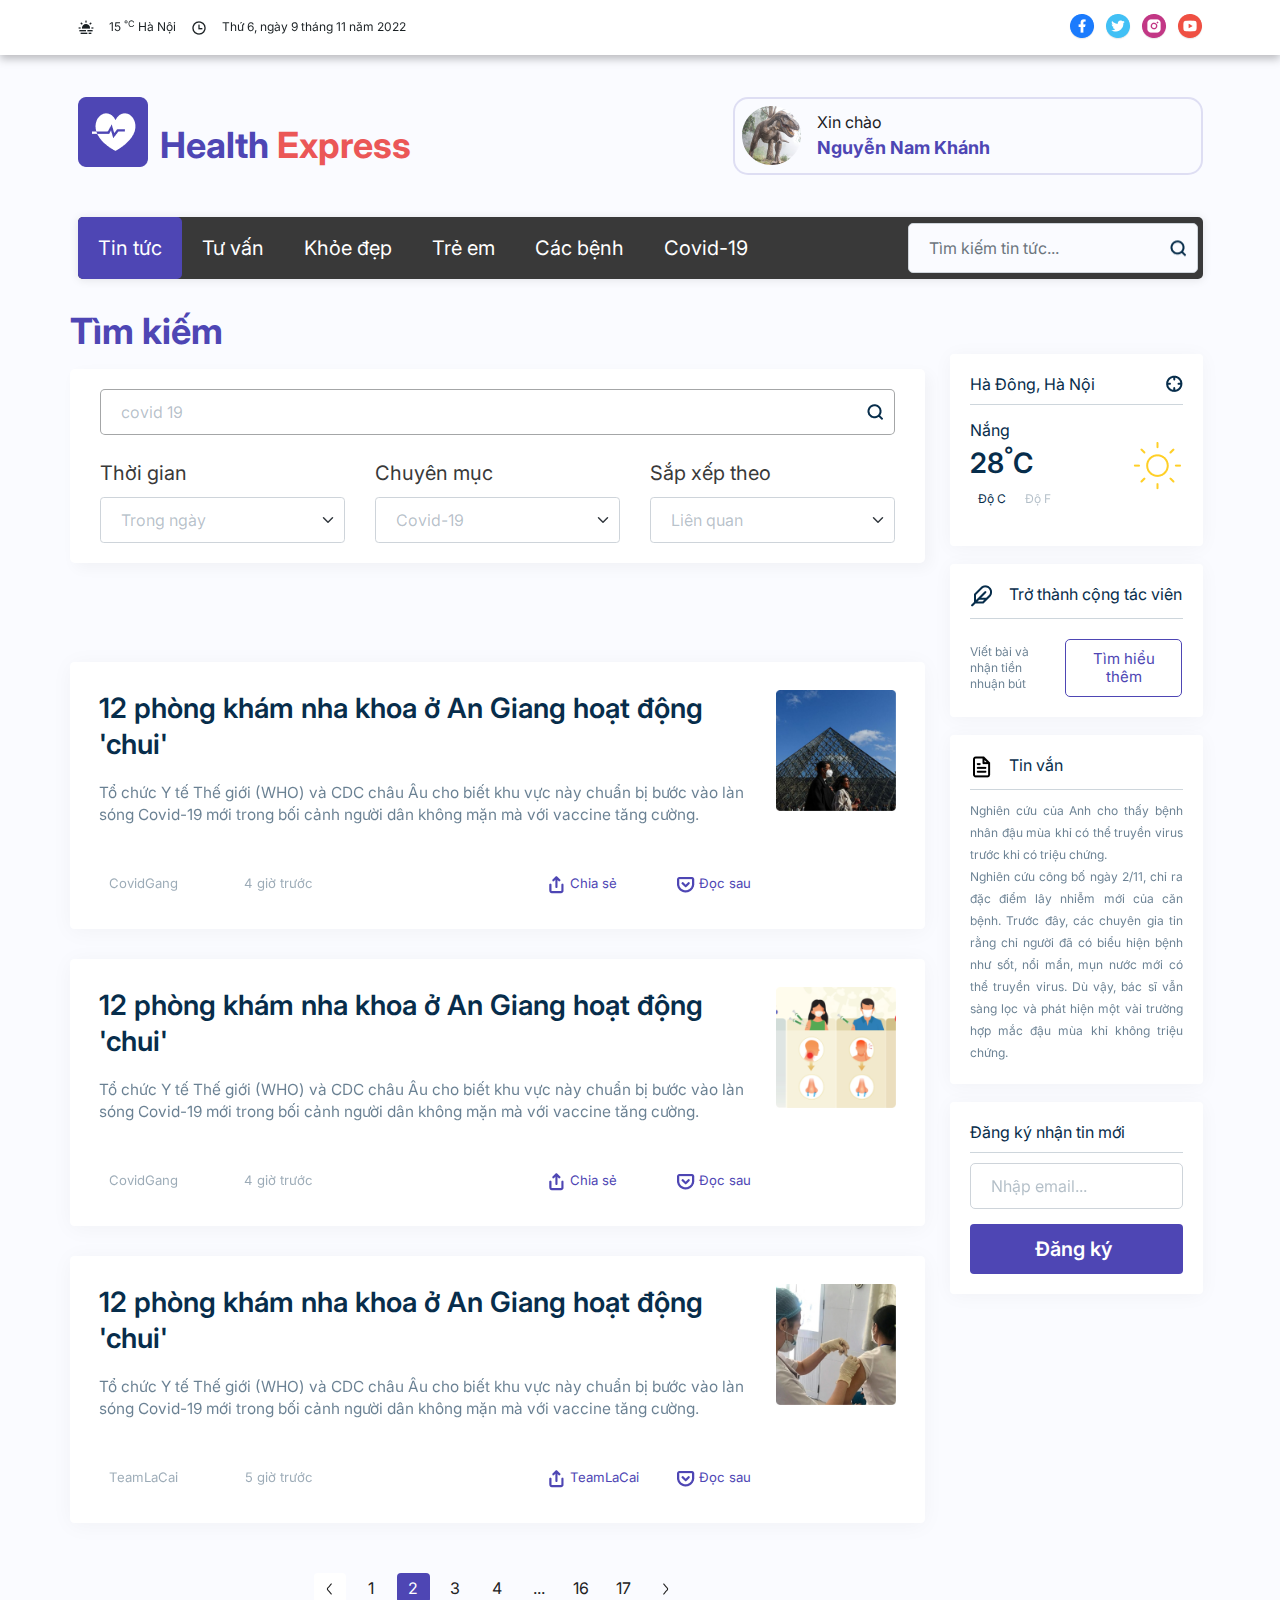
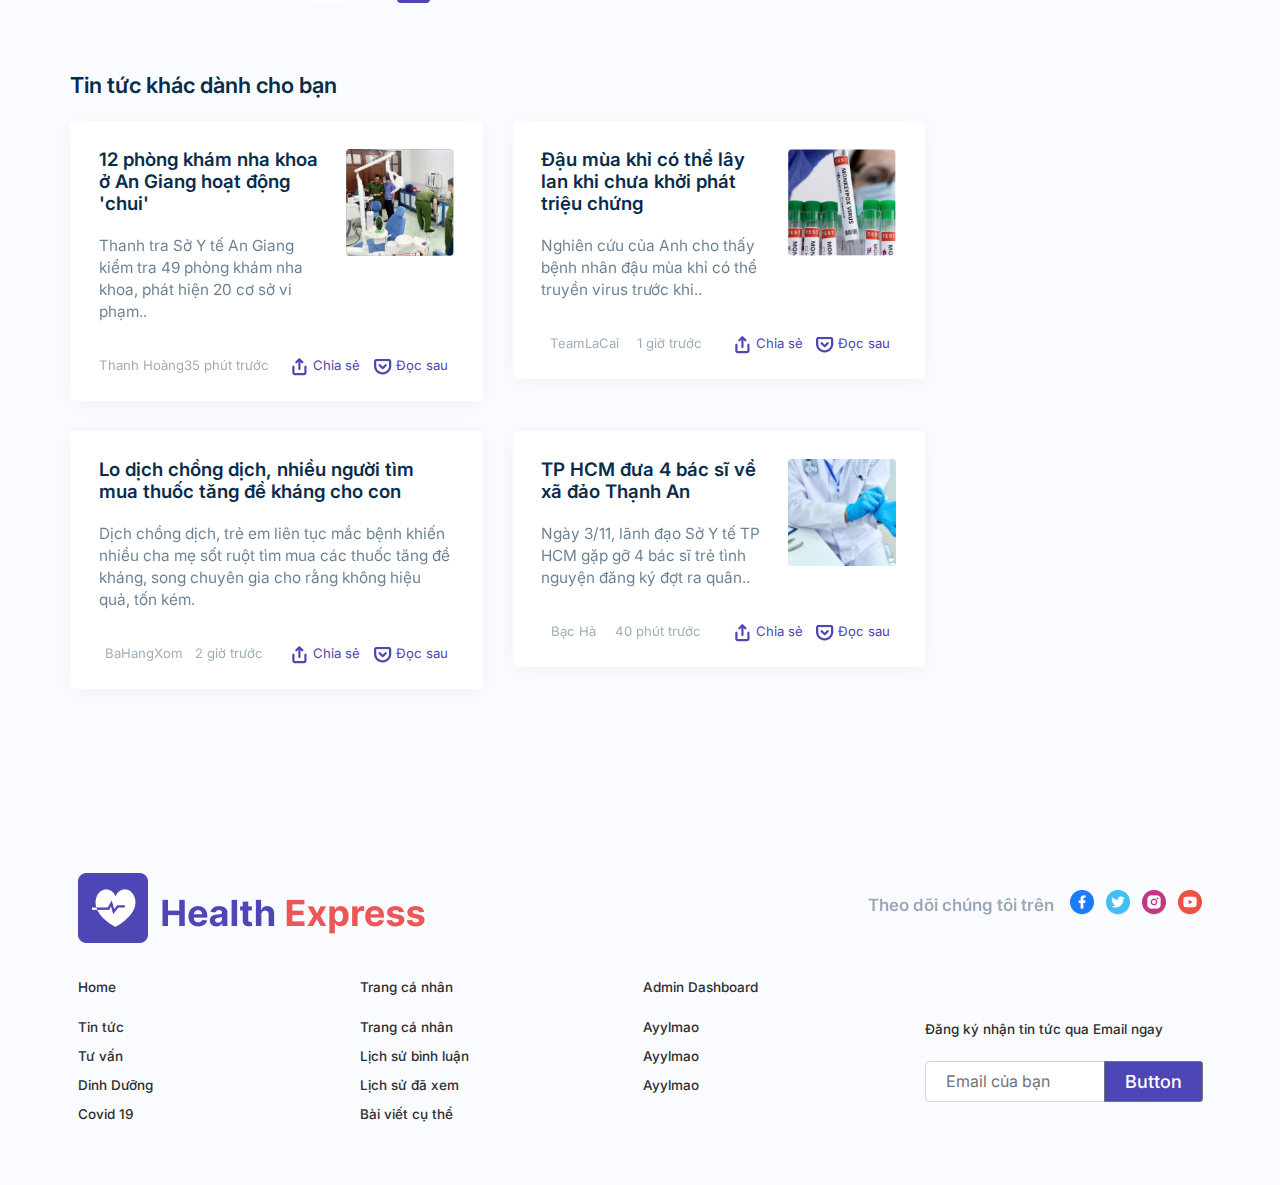
<file: Final-Version/page-2.html>
<!doctype html>
<html lang="en">

<head>
    <meta charset="utf-8">
    <meta name="viewport" content="width=device-width, initial-scale=1">
    <title> Tìm kiếm </title>

    <!-- Favicon -->
    <link rel="shortcut icon" href="images/logo.png" type="image/x-icon">

    <!-- External CSS Files -->
    <link rel="stylesheet" href="css/bootstrap.min.css">
    <!-- <link rel="stylesheet" href="css/slick.css"> -->
    <!-- <link rel="stylesheet" href="css/slick-theme.css"> -->
    <link rel="stylesheet" href="css/style.css">

</head>

<body>

    <section id="topBar">
        <div class="container">
            <div class="d-md-flex align-items-center justify-content-between py-2 text-center">
                <div class="leftBar d-flex align-items-center justify-content-center">
                    <p class="weatherInfo">
                        <img src="images/top-weather.png" alt="" class="img-fluid">
                        15 <sup>°C</sup> Hà Nội
                    </p>
                    <p class="time">
                        <img src="images/clock.png" alt="clock" class="img-fluid">
                        Thứ 6, ngày 9 tháng 11 năm 2022
                    </p>
                </div>
                <div class="rightBar">
                    <ul class="list-unstyled d-flex align-items-center justify-content-center">
                        <li><a href="#">
                                <img src="images/Facebook.png" alt="facebook" class="img-fluid">
                            </a></li>
                        <li><a href="#">
                                <img src="images/Twitter.png" alt="Twitter" class="img-fluid">
                            </a></li>
                        <li><a href="#">
                                <img src="images/Instagram.png" alt="Instagram" class="img-fluid">
                            </a></li>
                        <li><a href="#">
                                <img src="images/Youtube.png" alt="Youtube" class="img-fluid">
                            </a></li>
                    </ul>
                </div>
            </div>
        </div>
    </section>

    <section id="logoCtrl">
        <div class="container">
            <div class="row">
                <div class="col-md-6">
                    <div class="bigLogo d-flex align-items-end pb-4 pb-md-0">
                        <img src="images/logo.png" alt="logo" class="img-fluid">
                        <h3 class="logoText">Health <span>Express</span></h3>
                    </div>
                </div>
                <div class="col-md-6">
                    <div class="logoRightCruved d-flex align-items-center">
                        <img src="images/monogram.png" alt="monogram" class="img-fluid">
                        <div class="logoRightInfo">
                            <p class="infoText">Xin chào</p>
                            <h5 class="logoInfoTitle">Nguyễn Nam Khánh </h5>
                        </div>
                    </div>
                </div>
            </div>
        </div>
    </section>

    <!-- HEADER -->
    <header id="header">
        <div class="container">
            <nav class="navbar navbar-expand-lg px-0">
                <div class="container-fluid">
                    <a class="navbar-brand d-lg-none" href="#">
                        <img src="images/mobileLogo.png" alt="logo" class="img-fluid">
                    </a>
                    <button class="navbar-toggler" type="button" data-bs-toggle="collapse"
                        data-bs-target="#navbarTogglerDemo02" aria-controls="navbarTogglerDemo02" aria-expanded="false"
                        aria-label="Toggle navigation">
                        <img src="images/menu.png" alt="menu" class="img-fluid menu">
                    </button>
                    <div class="collapse navbar-collapse" id="navbarTogglerDemo02">
                        <ul class="navbar-nav me-auto mb-2 mb-lg-0">
                            <li class="nav-item">
                                <a class="nav-link active" aria-current="page" href="#">Tin tức</a>
                            </li>

                            <li class="nav-item">
                                <a class="nav-link" href="#">Tư vấn</a>
                            </li>

                            <li class="nav-item">
                                <a class="nav-link" href="#">Khỏe đẹp</a>
                            </li>

                            <li class="nav-item">
                                <a class="nav-link" href="#">Trẻ em</a>
                            </li>

                            <li class="nav-item">
                                <a class="nav-link" href="#">Các bệnh</a>
                            </li>

                            <li class="nav-item">
                                <a class="nav-link" href="#">Covid-19</a>
                            </li>

                        </ul>
                        <form class="d-flex" role="search">
                            <input class="form-control me-2" type="search" placeholder="Tìm kiếm tin tức..."
                                aria-label="Search">
                            <button class="btn inputIcon">
                                <img src="images/search.png" alt="search" class="img-fluid ">
                            </button>
                        </form>
                    </div>
                </div>
            </nav>
        </div>
    </header>
    <!-- HEADER END -->

    <main id="mainNews">
        <div class="container">
            <div class="row">
                <div class="col-md-9 mainNewsLeft ">



                    <div class="newsBody">
                        <h2 class="newsTitle colored">
                            Tìm kiếm
                        </h2>

                        <div class="searchBoxController">
                            <div class="singleInput">
                                <input type="search" class="form-control" placeholder="covid 19 ">
                                <img src="images/search.png" alt="search" class="img-fluid inputIcon">
                            </div>
                            <div class="tripleInput">
                                <div class="row row-cols-md-3 g-md-5 row-cols-1">

                                    <div class="col">
                                        <div class="singleInput">
                                            <p>Thời gian</p>
                                            <select class="form-select" aria-label="Default select example">
                                                <option selected>Trong ngày </option>
                                                <option value="1">One</option>
                                                <option value="2">Two</option>
                                                <option value="3">Three</option>
                                            </select>
                                        </div>
                                    </div>

                                    <div class="col">
                                        <div class="singleInput">
                                            <p>Chuyên mục </p>
                                            <select class="form-select" aria-label="Default select example">
                                                <option selected>Covid-19 </option>
                                                <option value="1">One</option>
                                                <option value="2">Two</option>
                                                <option value="3">Three</option>
                                            </select>
                                        </div>
                                    </div>

                                    <div class="col">
                                        <div class="singleInput">
                                            <p>Sắp xếp theo </p>
                                            <select class="form-select" aria-label="Default select example">
                                                <option selected>Liên quan </option>
                                                <option value="1">One</option>
                                                <option value="2">Two</option>
                                                <option value="3">Three</option>
                                            </select>
                                        </div>
                                    </div>


                                </div>
                            </div>
                        </div>




                        <div class="bigLengthBlogCards">
                            <div class="allBlogCards">
                                <div class="row row-cols-1 row-cols-md-1 g-5">

                                    <div class="col">
                                        <div class="card">
                                            <div class="card-body">
                                                <div class="row">
                                                    <div class="col-md-10">
                                                        <h3 class="card-title">12 phòng khám nha khoa ở An Giang hoạt
                                                            động
                                                            'chui'</h3>
                                                        <p class="card-text">
                                                            Tổ chức Y tế Thế giới (WHO) và CDC châu Âu cho biết khu vực
                                                            này chuẩn bị bước vào làn sóng Covid-19 mới trong bối cảnh
                                                            người dân không mặn mà với vaccine tăng cường.

                                                        </p>

                                                        <div class="card-footer">
                                                            <div
                                                                class="row d-flex align-items-center justify-content-between">
                                                                <div class="col-lg-4">
                                                                    <div
                                                                        class="postInfo d-flex align-items-center justify-content-between">
                                                                        <p>CovidGang</p>
                                                                        <p>4 giờ trước </p>
                                                                    </div>
                                                                </div>
                                                                <div class="col-lg-4">
                                                                    <div
                                                                        class="postShareCtrl d-flex align-items-center justify-content-between">
                                                                        <a href="#">
                                                                            <img src="images/share.png" alt="share"
                                                                                class="img-fluid">
                                                                            Chia sẻ
                                                                        </a>
                                                                        <a href="#">
                                                                            <img src="images/pocket.png" alt="share"
                                                                                class="img-fluid">
                                                                            Đọc sau
                                                                        </a>
                                                                    </div>
                                                                </div>
                                                            </div>

                                                        </div>
                                                    </div>
                                                    <div class="col-md-2 text-end">
                                                        <img src="images/big-blog-1.png" alt="blog" class="img-fluid">
                                                    </div>
                                                </div>
                                            </div>
                                        </div>
                                    </div>


                                    <div class="col">
                                        <div class="card">
                                            <div class="card-body">
                                                <div class="row">
                                                    <div class="col-md-10">
                                                        <h3 class="card-title">12 phòng khám nha khoa ở An Giang hoạt
                                                            động
                                                            'chui'</h3>
                                                        <p class="card-text">
                                                            Tổ chức Y tế Thế giới (WHO) và CDC châu Âu cho biết khu vực
                                                            này chuẩn bị bước vào làn sóng Covid-19 mới trong bối cảnh
                                                            người dân không mặn mà với vaccine tăng cường.

                                                        </p>

                                                        <div class="card-footer">
                                                            <div
                                                                class="row d-flex align-items-center justify-content-between">
                                                                <div class="col-lg-4">
                                                                    <div
                                                                        class="postInfo d-flex align-items-center justify-content-between">
                                                                        <p>CovidGang</p>
                                                                        <p>4 giờ trước </p>
                                                                    </div>
                                                                </div>
                                                                <div class="col-lg-4">
                                                                    <div
                                                                        class="postShareCtrl d-flex align-items-center justify-content-between">
                                                                        <a href="#">
                                                                            <img src="images/share.png" alt="share"
                                                                                class="img-fluid">
                                                                            Chia sẻ
                                                                        </a>
                                                                        <a href="#">
                                                                            <img src="images/pocket.png" alt="share"
                                                                                class="img-fluid">
                                                                            Đọc sau
                                                                        </a>
                                                                    </div>
                                                                </div>
                                                            </div>

                                                        </div>
                                                    </div>
                                                    <div class="col-md-2 text-end">
                                                        <img src="images/big-blog-2.png" alt="blog" class="img-fluid">
                                                    </div>
                                                </div>
                                            </div>
                                        </div>
                                    </div>

                                    <div class="col">
                                        <div class="card">
                                            <div class="card-body">
                                                <div class="row">
                                                    <div class="col-md-10">
                                                        <h3 class="card-title">12 phòng khám nha khoa ở An Giang hoạt
                                                            động
                                                            'chui'</h3>
                                                        <p class="card-text">
                                                            Tổ chức Y tế Thế giới (WHO) và CDC châu Âu cho biết khu vực
                                                            này chuẩn bị bước vào làn sóng Covid-19 mới trong bối cảnh
                                                            người dân không mặn mà với vaccine tăng cường.

                                                        </p>

                                                        <div class="card-footer">
                                                            <div
                                                                class="row d-flex align-items-center justify-content-between">
                                                                <div class="col-lg-4">
                                                                    <div
                                                                        class="postInfo d-flex align-items-center justify-content-between">
                                                                        <p>TeamLaCai</p>
                                                                        <p>5 giờ trước </p>
                                                                    </div>
                                                                </div>
                                                                <div class="col-lg-4">
                                                                    <div
                                                                        class="postShareCtrl d-flex align-items-center justify-content-between">
                                                                        <a href="#">
                                                                            <img src="images/share.png" alt="share"
                                                                                class="img-fluid">
                                                                            TeamLaCai
                                                                        </a>
                                                                        <a href="#">
                                                                            <img src="images/pocket.png" alt="share"
                                                                                class="img-fluid">
                                                                            Đọc sau
                                                                        </a>
                                                                    </div>
                                                                </div>
                                                            </div>

                                                        </div>
                                                    </div>
                                                    <div class="col-md-2 text-end">
                                                        <img src="images/big-blog-3.png" alt="blog" class="img-fluid">
                                                    </div>
                                                </div>
                                            </div>
                                        </div>
                                    </div>

                                </div>
                            </div>


                            <div class="blogsPagination">
                                <nav aria-label="Page navigation example">
                                    <ul class="pagination justify-content-center">
                                        <li class="page-item disabled">
                                            <a class="page-link">
                                                <img src="images/leftPagination.png" alt="leftPagination"
                                                    class="img-fluid">
                                            </a>
                                        </li>
                                        <li class="page-item"><a class="page-link" href="#">1</a></li>
                                        <li class="page-item active"><a class="page-link" href="#">2</a></li>
                                        <li class="page-item"><a class="page-link" href="#">3</a></li>
                                        <li class="page-item"><a class="page-link" href="#">4</a></li>
                                        <li class="page-item"><a class="page-link" href="#">...</a></li>
                                        <li class="page-item"><a class="page-link" href="#">16</a></li>
                                        <li class="page-item"><a class="page-link" href="#">17</a></li>


                                        <li class="page-item">
                                            <a class="page-link" href="#">
                                                <img src="images/rightPagination.png" alt="rightPagination"
                                                    class="img-fluid">
                                            </a>
                                        </li>
                                    </ul>
                                </nav>
                            </div>

                        </div>














                    </div>


























                    <div class="allBlogCards">
                        <h3 class="blogTitle">Tin tức khác dành cho bạn</h3>
                        <div class="row row-cols-1 row-cols-md-2 g-5">

                            <div class="col">
                                <div class="card">
                                    <div class="card-body">
                                        <div class="row">
                                            <div class="col-md-8">
                                                <h3 class="card-title">12 phòng khám nha khoa ở An Giang hoạt động
                                                    'chui'</h3>
                                                <p class="card-text">
                                                    Thanh tra Sở Y tế An Giang kiểm tra 49 phòng khám nha khoa, phát
                                                    hiện 20 cơ sở vi phạm..
                                                </p>
                                            </div>
                                            <div class="col-md-4">
                                                <img src="images/blog-1.png" alt="blog" class="img-fluid">
                                            </div>
                                        </div>
                                    </div>

                                    <div class="card-footer">
                                        <div class="row">
                                            <div class="col-md-6 col">
                                                <div class="postInfo d-flex align-items-center justify-content-around">
                                                    <p>Thanh Hoàng</p>
                                                    <p>35 phút trước</p>
                                                </div>
                                            </div>
                                            <div class="col-md-6 col">
                                                <div
                                                    class="postShareCtrl d-flex align-items-center justify-content-around">
                                                    <a href="#">
                                                        <img src="images/share.png" alt="share" class="img-fluid">
                                                        Chia sẻ
                                                    </a>
                                                    <a href="#">
                                                        <img src="images/pocket.png" alt="share" class="img-fluid">
                                                        Đọc sau
                                                    </a>
                                                </div>
                                            </div>
                                        </div>

                                    </div>
                                </div>
                            </div>


                            <div class="col">
                                <div class="card">
                                    <div class="card-body">
                                        <div class="row">
                                            <div class="col-md-8">
                                                <h3 class="card-title">Đậu mùa khỉ có thể lây lan khi chưa khởi phát
                                                    triệu chứng</h3>
                                                <p class="card-text">
                                                    Nghiên cứu của Anh cho thấy bệnh nhân đậu mùa khỉ có thể truyền
                                                    virus trước khi..
                                                </p>
                                            </div>
                                            <div class="col-md-4">
                                                <img src="images/blog-2.png" alt="blog" class="img-fluid">
                                            </div>
                                        </div>
                                    </div>

                                    <div class="card-footer">
                                        <div class="row">
                                            <div class="col-md-6 col">
                                                <div class="postInfo d-flex align-items-center justify-content-around">
                                                    <p>TeamLaCai</p>
                                                    <p>1 giờ trước </p>
                                                </div>
                                            </div>
                                            <div class="col-md-6 col">
                                                <div
                                                    class="postShareCtrl d-flex align-items-center justify-content-around">
                                                    <a href="#">
                                                        <img src="images/share.png" alt="share" class="img-fluid">
                                                        Chia sẻ
                                                    </a>
                                                    <a href="#">
                                                        <img src="images/pocket.png" alt="share" class="img-fluid">
                                                        Đọc sau
                                                    </a>
                                                </div>
                                            </div>
                                        </div>

                                    </div>
                                </div>
                            </div>

                            <div class="col">
                                <div class="card">
                                    <div class="card-body">
                                        <div class="row">
                                            <div class="col-md-12">
                                                <h3 class="card-title">Lo dịch chồng dịch, nhiều người tìm mua thuốc
                                                    tăng đề kháng cho con</h3>
                                                <p class="card-text">
                                                    Dịch chồng dịch, trẻ em liên tục mắc bệnh khiến nhiều cha mẹ sốt
                                                    ruột tìm mua các thuốc tăng đề kháng, song chuyên gia cho rằng không
                                                    hiệu quả, tốn kém.
                                                </p>
                                            </div>
                                        </div>
                                    </div>

                                    <div class="card-footer">
                                        <div class="row">
                                            <div class="col-md-6 col">
                                                <div class="postInfo d-flex align-items-center justify-content-around">
                                                    <p>BaHangXom</p>
                                                    <p>2 giờ trước</p>
                                                </div>
                                            </div>
                                            <div class="col-md-6 col">
                                                <div
                                                    class="postShareCtrl d-flex align-items-center justify-content-around">
                                                    <a href="#">
                                                        <img src="images/share.png" alt="share" class="img-fluid">
                                                        Chia sẻ
                                                    </a>
                                                    <a href="#">
                                                        <img src="images/pocket.png" alt="share" class="img-fluid">
                                                        Đọc sau
                                                    </a>
                                                </div>
                                            </div>
                                        </div>

                                    </div>
                                </div>
                            </div>

                            <div class="col">
                                <div class="card">
                                    <div class="card-body">
                                        <div class="row">
                                            <div class="col-md-8">
                                                <h3 class="card-title">TP HCM đưa 4 bác sĩ về xã đảo Thạnh An</h3>
                                                <p class="card-text">
                                                    Ngày 3/11, lãnh đạo Sở Y tế TP HCM gặp gỡ 4 bác sĩ trẻ tình nguyện
                                                    đăng ký đợt ra quân..
                                                </p>
                                            </div>
                                            <div class="col-md-4">
                                                <img src="images/blog-4.png" alt="blog" class="img-fluid">
                                            </div>
                                        </div>
                                    </div>

                                    <div class="card-footer">
                                        <div class="row">
                                            <div class="col-md-6 col">
                                                <div class="postInfo d-flex align-items-center justify-content-around">
                                                    <p>Bạc Hà</p>
                                                    <p>40 phút trước</p>
                                                </div>
                                            </div>
                                            <div class="col-md-6 col">
                                                <div
                                                    class="postShareCtrl d-flex align-items-center justify-content-around">
                                                    <a href="#">
                                                        <img src="images/share.png" alt="share" class="img-fluid">
                                                        Chia sẻ
                                                    </a>
                                                    <a href="#">
                                                        <img src="images/pocket.png" alt="share" class="img-fluid">
                                                        Đọc sau
                                                    </a>
                                                </div>
                                            </div>
                                        </div>

                                    </div>
                                </div>
                            </div>


                        </div>
                    </div>

                </div>
                <div class="col-md-3 newsRightMetaInfo">

                    <div class="weatherInfoDetail card">
                        <div class="weatherHeader borderBottom d-flex align-items-center justify-content-between">
                            <h5 class="weaterTitle">Hà Đông, Hà Nội </h5>
                            <img src="images/crosshair.png" alt="crosshair" class="img-fluid">
                        </div>
                        <div class="weatherBody d-flex align-items-center justify-content-between">
                            <div class="weatherLeft">
                                <p class="location">Nắng</p>
                                <h3 class="temparature">28<sup>°</sup>C</h3>
                                <div class="degToFer">
                                    <a href="#" class="btn active">
                                        Độ C
                                    </a>
                                    <a href="#" class="btn">
                                        Độ F
                                    </a>
                                </div>
                            </div>
                            <div class="weatherRight text-end d-flex align-items-center justify-content-end">
                                <img src="images/sun.png" alt="sun" class="img-fluid">
                            </div>
                        </div>
                    </div>

                    <div class="fetherBox card">
                        <div class="borderBottom">
                            <h5 class="fetherTitle">
                                <img src="images/feather.png" alt="fether" class="img-fluid">
                                Trở thành cộng tác viên
                            </h5>
                        </div>
                        <div class="fetherBody">
                            <div class="row">
                                <div class="col-5 d-flex align-items-center">
                                    <p class="fetherDetails">
                                        Viết bài và nhận tiền nhuận bút
                                    </p>

                                </div>
                                <div class="col-7 text-end">
                                    <a href="#" class="btn fetherBtn">
                                        Tìm hiểu thêm
                                    </a>
                                </div>
                            </div>
                        </div>
                    </div>

                    <div class="tinSlider card">
                        <div class="tinHeader">
                            <div class="borderBottom">
                                <h5 class="tinTitle">
                                    <img src="images/file-text.png" alt="text" class="img-fluid">
                                    Tin vắn
                                </h5>
                            </div>

                            <div class="tinsliderCards">
                                <div class="slider-item">
                                    Nghiên cứu của Anh cho thấy bệnh nhân đậu mùa khỉ có thể truyền virus trước khi có
                                    triệu chứng. <br>
                                    Nghiên cứu công bố ngày 2/11, chỉ ra đặc điểm lây nhiễm mới của căn bệnh. Trước đây,
                                    các chuyên gia tin rằng chỉ người đã có biểu hiện bệnh như sốt, nổi mẩn, mụn nước
                                    mới có thể truyền virus. Dù vậy, bác sĩ vẫn sàng lọc và phát hiện một vài trường hợp
                                    mắc đậu mùa khỉ không triệu chứng.
                                </div>

                            </div>

                        </div>
                    </div>

                    <div class="dangSubmition card">
                        <div class="borderBottom">
                            <h5 class="dangTitle">Đăng ký nhận tin mới </h5>
                        </div>
                        <form action="#" class="dangForm">
                            <input type="email" name="email" id="email" class="form-control" placeholder="Nhập email..."
                                required>
                            <input type="submit" value="Đăng ký " class="btn emailSubmitBtn">
                        </form>
                    </div>


                </div>
            </div>


    </main>

    <footer id="footer">
        <div class="container">

            <div class="footerTop d-md-flex align-items-center justify-content-between">
                <div class="footerLogo">
                    <img src="images/mobileLogo.png" alt="" class="img-fluid">
                </div>
                <div class="footerSocialLinks d-flex align-items-center mt-5 mt-md-0">
                    <p>Theo dõi chúng tôi trên </p>
                    <ul class="list-unstyled d-flex align-items-center">
                        <li><a href="#">
                                <img src="images/Facebook.png" alt="facebook" class="img-fluid">
                            </a></li>
                        <li><a href="#">
                                <img src="images/Twitter.png" alt="Twitter" class="img-fluid">
                            </a></li>
                        <li><a href="#">
                                <img src="images/Instagram.png" alt="Instagram" class="img-fluid">
                            </a></li>
                        <li><a href="#">
                                <img src="images/Youtube.png" alt="Youtube" class="img-fluid">
                            </a></li>
                    </ul>
                </div>
            </div>

            <div class="footerQuickLinks">
                <div class="row row-cols-md-4 g-2 row-cols-1">

                    <div class="col">
                        <p class="linkTitle">Home</p>

                        <ul class="list-unstyled">
                            <li><a href="#">
                                    Tin tức
                                </a></li>
                            <li><a href="#">
                                    Tư vấn
                                </a></li>
                            <li><a href="#">
                                    Dinh Dưỡng
                                </a></li>
                            <li><a href="#">
                                    Covid 19
                                </a></li>
                        </ul>
                    </div>

                    <div class="col">
                        <p class="linkTitle">Trang cá nhân</p>

                        <ul class="list-unstyled">
                            <li><a href="#">
                                    Trang cá nhân
                                </a></li>
                            <li><a href="#">
                                    Lịch sử bình luận
                                </a></li>
                            <li><a href="#">
                                    Lịch sử đã xem
                                </a></li>
                            <li><a href="#">
                                    Bài viết cụ thể
                                </a></li>
                        </ul>
                    </div>

                    <div class="col">
                        <p class="linkTitle">Admin Dashboard</p>

                        <ul class="list-unstyled">
                            <li><a href="#">
                                    Ayylmao
                                </a></li>
                            <li><a href="#">
                                    Ayylmao
                                </a></li>
                            <li><a href="#">
                                    Ayylmao
                                </a></li>
                        </ul>
                    </div>

                    <div class="col d-flex align-items-center">
                        <div class="footerSUbmition">
                            <p class="linkTitle">Đăng ký nhận tin tức qua Email ngay</p>
                            <form action="#">
                                <div class="input-group">
                                    <input type="email" class="form-control" placeholder="Email của bạn" required>
                                    <input class="btn btn-outline-secondary" id="button-addon2" type="submit"
                                        value="Button" />
                                </div>
                            </form>
                        </div>
                    </div>


                </div>
            </div>


        </div>
    </footer>


    <!-- External JS Files -->
    <script src="js/popper.min.js"></script>
    <script src="js/bootstrap.min.js"></script>
    <script src="js/jquery.slim.js"></script>
    <script src="js/slick.js"></script>
    <script src="js/custom.js"></script>

</body>

</html>
</file>
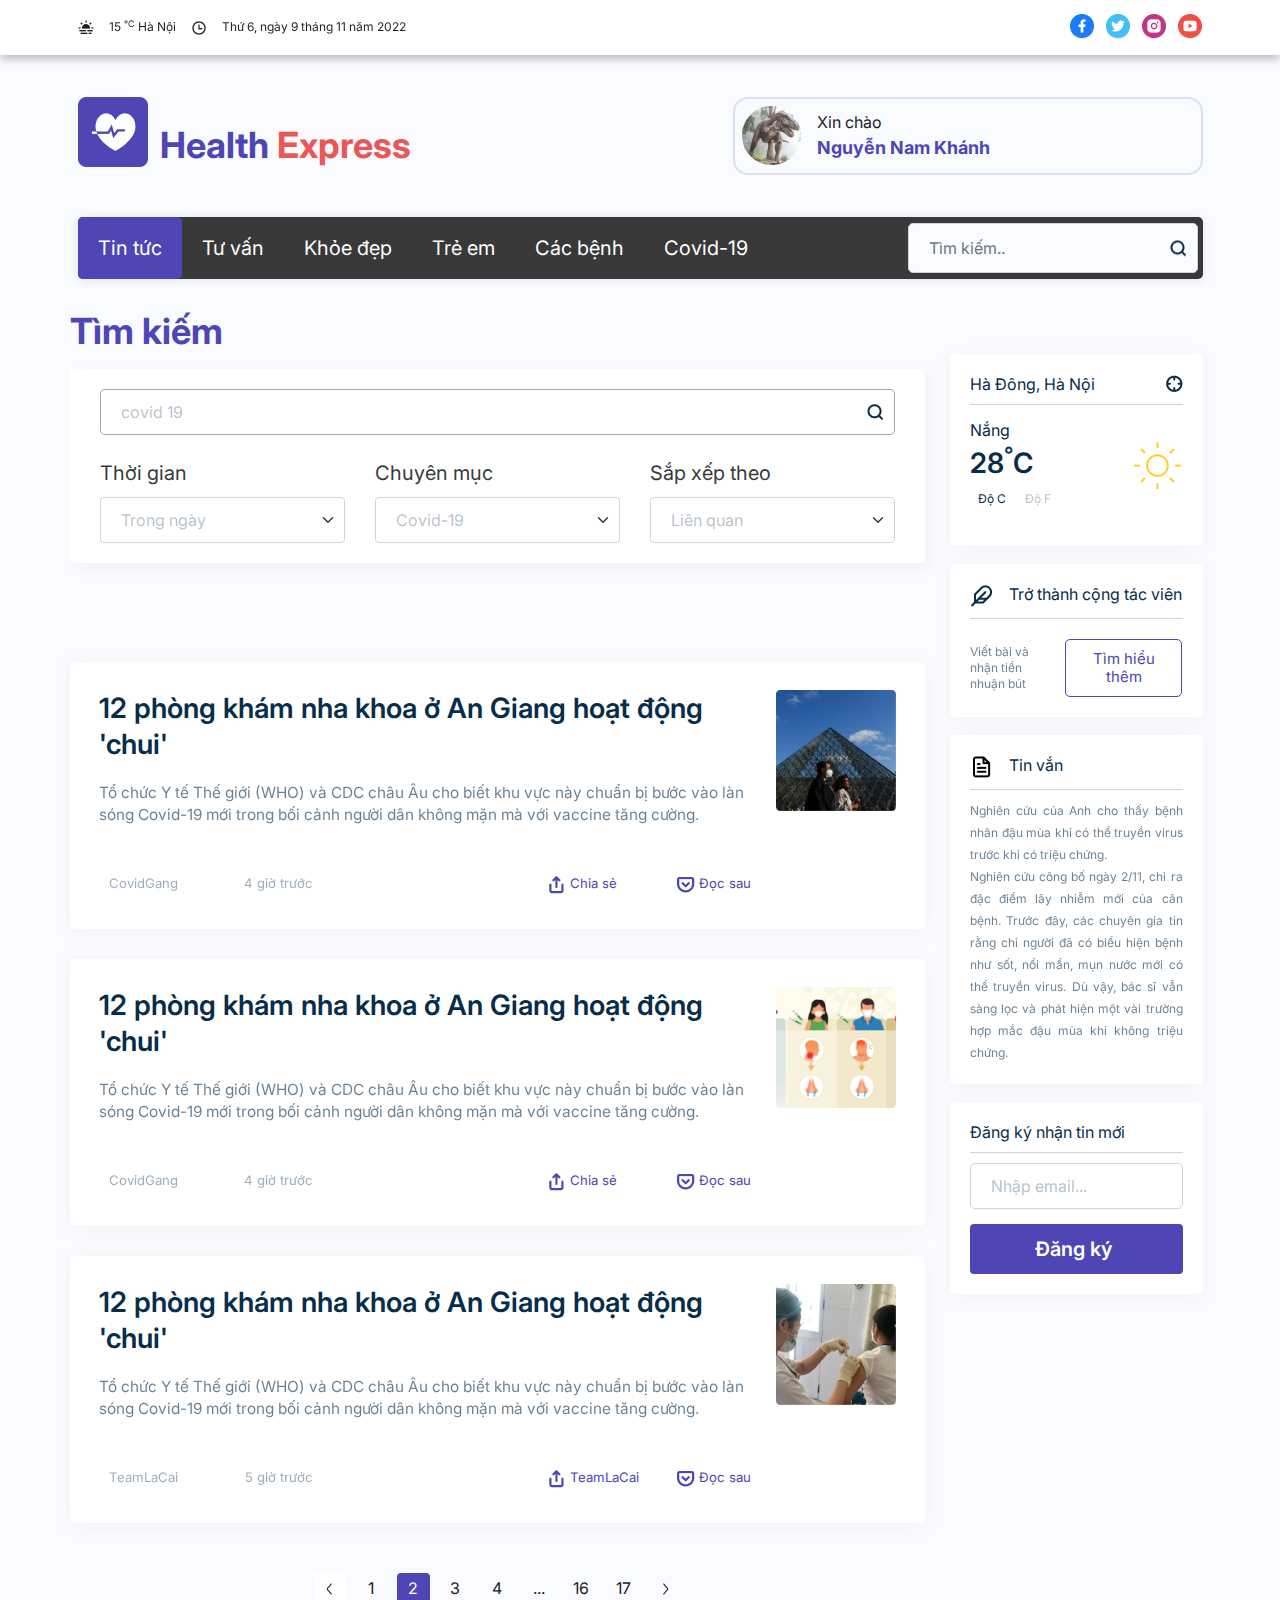
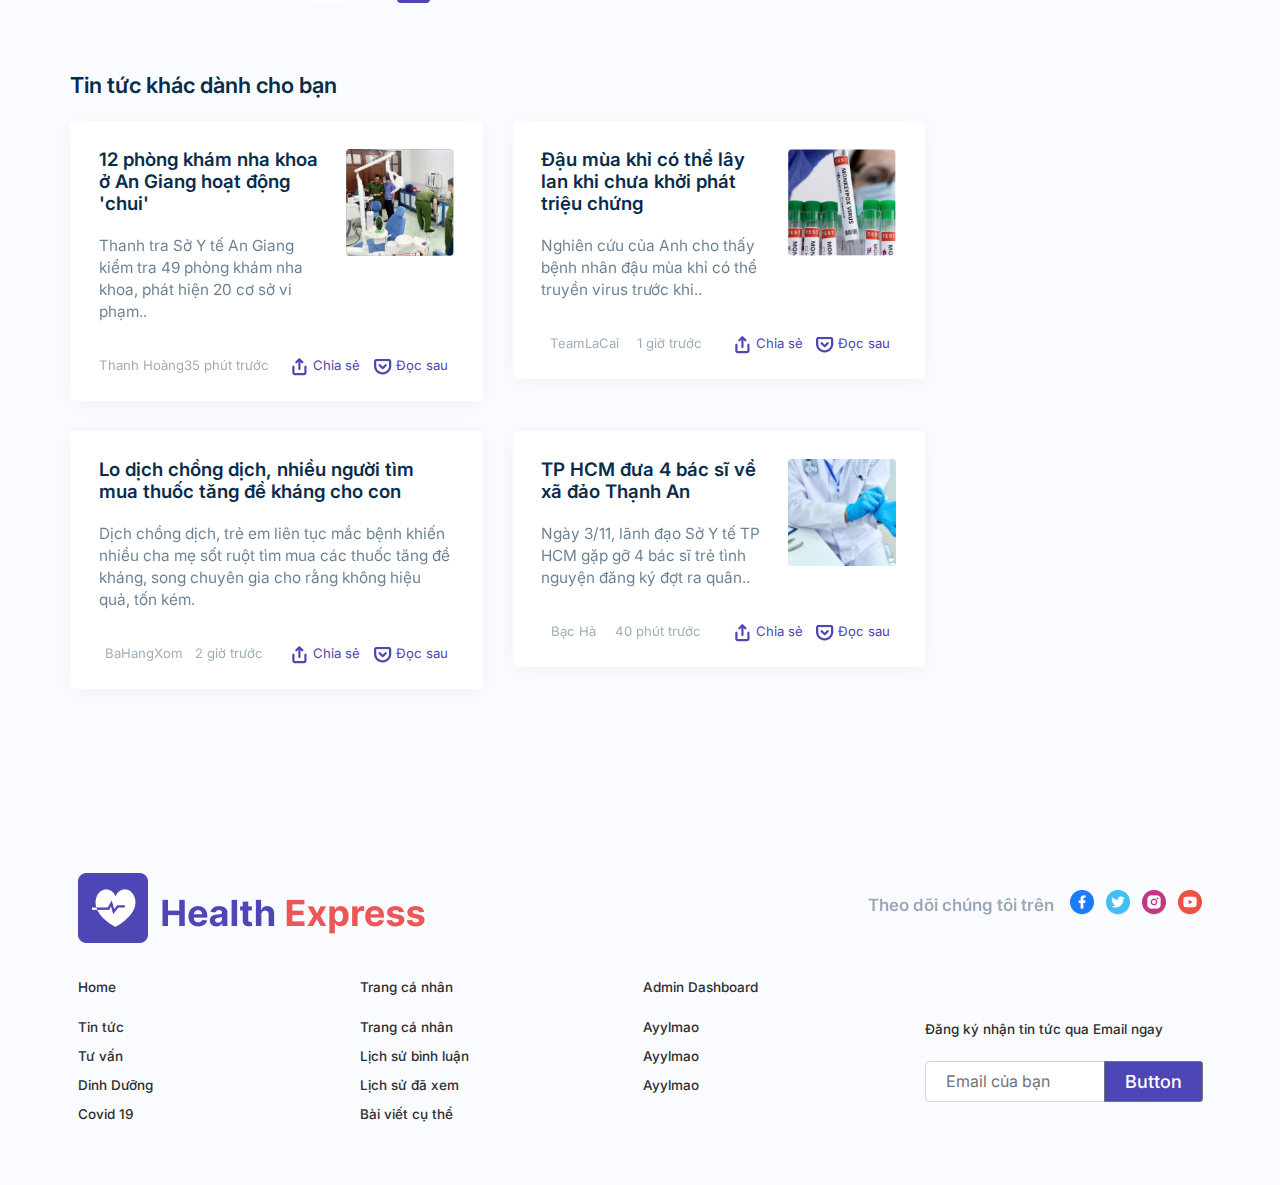
<file: Final-Version/with-comments/page-2.html>
<!doctype html>
<html lang="en">

<head>
    <meta charset="utf-8">
    <meta name="viewport" content="width=device-width, initial-scale=1">
    <title>Tìm kiếm</title>

    <link rel="shortcut icon" href="images/logo.png" type="image/x-icon">

    <!-- style sheet -->
    <link rel="stylesheet" href="css/bootstrap.min.css">
    <link rel="stylesheet" href="css/style.css">

</head>

<body>


    <!-- status -->
    <section id="topBar">
        <div class="container">
            <div class="d-md-flex align-items-center justify-content-between py-2 text-center">
                <div class="leftBar d-flex align-items-center justify-content-center">
                    <p class="weatherInfo">
                        <img src="images/top-weather.png" alt="" class="img-fluid">
                        15 <sup>°C</sup> Hà Nội
                    </p>
                    <p class="time">
                        <img src="images/clock.png" alt="clock" class="img-fluid">
                        Thứ 6, ngày 9 tháng 11 năm 2022
                    </p>
                </div>
                <div class="rightBar">
                    <ul class="list-unstyled d-flex align-items-center justify-content-center">
                        <li><a href="#">
                                <img src="images/Facebook.png" alt="facebook" class="img-fluid">
                            </a></li>
                        <li><a href="#">
                                <img src="images/Twitter.png" alt="Twitter" class="img-fluid">
                            </a></li>
                        <li><a href="#">
                                <img src="images/Instagram.png" alt="Instagram" class="img-fluid">
                            </a></li>
                        <li><a href="#">
                                <img src="images/Youtube.png" alt="Youtube" class="img-fluid">
                            </a></li>
                    </ul>
                </div>
            </div>
        </div>
    </section>

    <!-- // status end  -->

    <!-- header logo -->
    <section id="logoCtrl">
        <div class="container">
            <div class="row">
                <div class="col-md-6">
                    <div class="bigLogo d-flex align-items-end pb-4 pb-md-0">
                        <img src="images/logo.png" alt="logo" class="img-fluid">
                        <h3 class="logoText">Health <span>Express</span></h3>
                    </div>
                </div>
                <div class="col-md-6">
                    <div class="logoRightCruved d-flex align-items-center">
                        <img src="images/monogram.png" alt="monogram" class="img-fluid">
                        <div class="logoRightInfo">
                            <p class="infoText">Xin chào</p>
                            <h5 class="logoInfoTitle">Nguyễn Nam Khánh </h5>
                        </div>
                    </div>
                </div>
            </div>
        </div>
    </section>
    <!-- //header logo -->


    <!-- NAVBAR -->
    <header id="header">
        <div class="container">
            <nav class="navbar navbar-expand-lg px-0">
                <div class="container-fluid">
                    <a class="navbar-brand d-lg-none" href="#">
                        <img src="images/mobileLogo.png" alt="logo" class="img-fluid">
                    </a>
                    <button class="navbar-toggler" type="button" data-bs-toggle="collapse"
                        data-bs-target="#navbarTogglerDemo02" aria-controls="navbarTogglerDemo02" aria-expanded="false"
                        aria-label="Toggle navigation">
                        <img src="images/menu.png" alt="menu" class="img-fluid menu">
                    </button>
                    <div class="collapse navbar-collapse" id="navbarTogglerDemo02">
                        <ul class="navbar-nav me-auto mb-2 mb-lg-0">
                            <li class="nav-item">
                                <a class="nav-link active" aria-current="page" href="#">Tin tức</a>
                            </li>

                            <li class="nav-item">
                                <a class="nav-link" href="#">Tư vấn</a>
                            </li>

                            <li class="nav-item">
                                <a class="nav-link" href="#">Khỏe đẹp</a>
                            </li>

                            <li class="nav-item">
                                <a class="nav-link" href="#">Trẻ em</a>
                            </li>

                            <li class="nav-item">
                                <a class="nav-link" href="#">Các bệnh</a>
                            </li>

                            <li class="nav-item">
                                <a class="nav-link" href="#">Covid-19</a>
                            </li>

                        </ul>

                        <!-- SEARCH BOX -->
                        <form class="d-flex" role="search">
                            <input class="form-control me-2" type="search" placeholder="Tìm kiếm.." aria-label="Search">
                            <button class="btn inputIcon">
                                <img src="images/search.png" alt="search" class="img-fluid ">
                            </button>
                        </form>
                    </div>
                </div>
            </nav>
        </div>
    </header>
    <!-- /NAVBAR-->


    <!-- MAIN -->
    <main id="mainNews">
        <div class="container">
            <div class="row">
                <div class="col-md-9 mainNewsLeft ">


                    <!-- DROPDOWN -->
                    <div class="newsBody">
                        <h2 class="newsTitle colored">
                            Tìm kiếm
                        </h2>

                        <div class="searchBoxController">
                            <div class="singleInput">
                                <input type="search" class="form-control" placeholder="covid 19 ">
                                <img src="images/search.png" alt="search" class="img-fluid inputIcon">
                            </div>
                            <div class="tripleInput">
                                <div class="row row-cols-md-3 g-md-5 row-cols-1">

                                    <!-- SELECT -->
                                    <div class="col">
                                        <div class="singleInput">
                                            <p>Thời gian</p>
                                            <select class="form-select" aria-label="Default select example">
                                                <option selected>Trong ngày </option>
                                                <option value="1">One</option>
                                                <option value="2">Two</option>
                                                <option value="3">Three</option>
                                            </select>
                                        </div>
                                    </div>

                                    <div class="col">
                                        <div class="singleInput">
                                            <p>Chuyên mục </p>
                                            <select class="form-select" aria-label="Default select example">
                                                <option selected>Covid-19 </option>
                                                <option value="1">One</option>
                                                <option value="2">Two</option>
                                                <option value="3">Three</option>
                                            </select>
                                        </div>
                                    </div>

                                    <div class="col">
                                        <div class="singleInput">
                                            <p>Sắp xếp theo </p>
                                            <select class="form-select" aria-label="Default select example">
                                                <option selected>Liên quan </option>
                                                <option value="1">One</option>
                                                <option value="2">Two</option>
                                                <option value="3">Three</option>
                                            </select>
                                        </div>
                                    </div>


                                </div>
                            </div>
                        </div>




                        <div class="bigLengthBlogCards">
                            <!-- CARD  -->

                            <div class="allBlogCards">
                                <div class="row row-cols-1 row-cols-md-1 g-5">

                                    <div class="col">
                                        <div class="card">
                                            <div class="card-body">
                                                <div class="row">
                                                    <div class="col-md-10">
                                                        <h3 class="card-title">12 phòng khám nha khoa ở An Giang hoạt
                                                            động
                                                            'chui'</h3>
                                                        <p class="card-text">
                                                            Tổ chức Y tế Thế giới (WHO) và CDC châu Âu cho biết khu vực
                                                            này chuẩn bị bước vào làn sóng Covid-19 mới trong bối cảnh
                                                            người dân không mặn mà với vaccine tăng cường.

                                                        </p>

                                                        <div class="card-footer">
                                                            <div
                                                                class="row d-flex align-items-center justify-content-between">
                                                                <div class="col-lg-4">
                                                                    <div
                                                                        class="postInfo d-flex align-items-center justify-content-between">
                                                                        <p>CovidGang</p>
                                                                        <p>4 giờ trước </p>
                                                                    </div>
                                                                </div>
                                                                <div class="col-lg-4">
                                                                    <div
                                                                        class="postShareCtrl d-flex align-items-center justify-content-between">
                                                                        <a href="#">
                                                                            <img src="images/share.png" alt="share"
                                                                                class="img-fluid">
                                                                            Chia sẻ
                                                                        </a>
                                                                        <a href="#">
                                                                            <img src="images/pocket.png" alt="share"
                                                                                class="img-fluid">
                                                                            Đọc sau
                                                                        </a>
                                                                    </div>
                                                                </div>
                                                            </div>

                                                        </div>
                                                    </div>
                                                    <div class="col-md-2 text-end">
                                                        <img src="images/big-blog-1.png" alt="blog" class="img-fluid">
                                                    </div>
                                                </div>
                                            </div>
                                        </div>
                                    </div>


                                    <div class="col">
                                        <div class="card">
                                            <div class="card-body">
                                                <div class="row">
                                                    <div class="col-md-10">
                                                        <h3 class="card-title">12 phòng khám nha khoa ở An Giang hoạt
                                                            động
                                                            'chui'</h3>
                                                        <p class="card-text">
                                                            Tổ chức Y tế Thế giới (WHO) và CDC châu Âu cho biết khu vực
                                                            này chuẩn bị bước vào làn sóng Covid-19 mới trong bối cảnh
                                                            người dân không mặn mà với vaccine tăng cường.

                                                        </p>

                                                        <div class="card-footer">
                                                            <div
                                                                class="row d-flex align-items-center justify-content-between">
                                                                <div class="col-lg-4">
                                                                    <div
                                                                        class="postInfo d-flex align-items-center justify-content-between">
                                                                        <p>CovidGang</p>
                                                                        <p>4 giờ trước </p>
                                                                    </div>
                                                                </div>
                                                                <div class="col-lg-4">
                                                                    <div
                                                                        class="postShareCtrl d-flex align-items-center justify-content-between">
                                                                        <a href="#">
                                                                            <img src="images/share.png" alt="share"
                                                                                class="img-fluid">
                                                                            Chia sẻ
                                                                        </a>
                                                                        <a href="#">
                                                                            <img src="images/pocket.png" alt="share"
                                                                                class="img-fluid">
                                                                            Đọc sau
                                                                        </a>
                                                                    </div>
                                                                </div>
                                                            </div>

                                                        </div>
                                                    </div>
                                                    <div class="col-md-2 text-end">
                                                        <img src="images/big-blog-2.png" alt="blog" class="img-fluid">
                                                    </div>
                                                </div>
                                            </div>
                                        </div>
                                    </div>

                                    <div class="col">
                                        <div class="card">
                                            <div class="card-body">
                                                <div class="row">
                                                    <div class="col-md-10">
                                                        <h3 class="card-title">12 phòng khám nha khoa ở An Giang hoạt
                                                            động
                                                            'chui'</h3>
                                                        <p class="card-text">
                                                            Tổ chức Y tế Thế giới (WHO) và CDC châu Âu cho biết khu vực
                                                            này chuẩn bị bước vào làn sóng Covid-19 mới trong bối cảnh
                                                            người dân không mặn mà với vaccine tăng cường.

                                                        </p>

                                                        <div class="card-footer">
                                                            <div
                                                                class="row d-flex align-items-center justify-content-between">
                                                                <div class="col-lg-4">
                                                                    <div
                                                                        class="postInfo d-flex align-items-center justify-content-between">
                                                                        <p>TeamLaCai</p>
                                                                        <p>5 giờ trước </p>
                                                                    </div>
                                                                </div>
                                                                <div class="col-lg-4">
                                                                    <div
                                                                        class="postShareCtrl d-flex align-items-center justify-content-between">
                                                                        <a href="#">
                                                                            <img src="images/share.png" alt="share"
                                                                                class="img-fluid">
                                                                            TeamLaCai
                                                                        </a>
                                                                        <a href="#">
                                                                            <img src="images/pocket.png" alt="share"
                                                                                class="img-fluid">
                                                                            Đọc sau
                                                                        </a>
                                                                    </div>
                                                                </div>
                                                            </div>

                                                        </div>
                                                    </div>
                                                    <div class="col-md-2 text-end">
                                                        <img src="images/big-blog-3.png" alt="blog" class="img-fluid">
                                                    </div>
                                                </div>
                                            </div>
                                        </div>
                                    </div>

                                </div>
                            </div>


                            <!-- PAGE NUMBER -->
                            <div class="blogsPagination">
                                <nav aria-label="Page navigation example">
                                    <ul class="pagination justify-content-center">
                                        <li class="page-item disabled">
                                            <a class="page-link">
                                                <img src="images/leftPagination.png" alt="leftPagination"
                                                    class="img-fluid">
                                            </a>
                                        </li>
                                        <li class="page-item"><a class="page-link" href="#">1</a></li>
                                        <li class="page-item active"><a class="page-link" href="#">2</a></li>
                                        <li class="page-item"><a class="page-link" href="#">3</a></li>
                                        <li class="page-item"><a class="page-link" href="#">4</a></li>
                                        <li class="page-item"><a class="page-link" href="#">...</a></li>
                                        <li class="page-item"><a class="page-link" href="#">16</a></li>
                                        <li class="page-item"><a class="page-link" href="#">17</a></li>


                                        <li class="page-item">
                                            <a class="page-link" href="#">
                                                <img src="images/rightPagination.png" alt="rightPagination"
                                                    class="img-fluid">
                                            </a>
                                        </li>
                                    </ul>
                                </nav>
                            </div>

                        </div>

                    </div>


                    <!-- TIN KHAC -->
                    <div class="allBlogCards">
                        <h3 class="blogTitle">Tin tức khác dành cho bạn</h3>
                        <div class="row row-cols-1 row-cols-md-2 g-5">
                            <!-- CARD -->
                            <div class="col">
                                <div class="card">
                                    <div class="card-body">
                                        <div class="row">
                                            <div class="col-md-8">
                                                <h3 class="card-title">12 phòng khám nha khoa ở An Giang hoạt động
                                                    'chui'</h3>
                                                <p class="card-text">
                                                    Thanh tra Sở Y tế An Giang kiểm tra 49 phòng khám nha khoa, phát
                                                    hiện 20 cơ sở vi phạm..
                                                </p>
                                            </div>
                                            <div class="col-md-4">
                                                <img src="images/blog-1.png" alt="blog" class="img-fluid">
                                            </div>
                                        </div>
                                    </div>

                                    <div class="card-footer">
                                        <div class="row">
                                            <div class="col-md-6 col">
                                                <div class="postInfo d-flex align-items-center justify-content-around">
                                                    <p>Thanh Hoàng</p>
                                                    <p>35 phút trước</p>
                                                </div>
                                            </div>
                                            <div class="col-md-6 col">
                                                <div
                                                    class="postShareCtrl d-flex align-items-center justify-content-around">
                                                    <a href="#">
                                                        <img src="images/share.png" alt="share" class="img-fluid">
                                                        Chia sẻ
                                                    </a>
                                                    <a href="#">
                                                        <img src="images/pocket.png" alt="share" class="img-fluid">
                                                        Đọc sau
                                                    </a>
                                                </div>
                                            </div>
                                        </div>

                                    </div>
                                </div>
                            </div>
                            <!-- CARD -->


                            <!-- CARD -->
                            <div class="col">
                                <div class="card">
                                    <div class="card-body">
                                        <div class="row">
                                            <div class="col-md-8">
                                                <h3 class="card-title">Đậu mùa khỉ có thể lây lan khi chưa khởi phát
                                                    triệu chứng</h3>
                                                <p class="card-text">
                                                    Nghiên cứu của Anh cho thấy bệnh nhân đậu mùa khỉ có thể truyền
                                                    virus trước khi..
                                                </p>
                                            </div>
                                            <div class="col-md-4">
                                                <img src="images/blog-2.png" alt="blog" class="img-fluid">
                                            </div>
                                        </div>
                                    </div>

                                    <div class="card-footer">
                                        <div class="row">
                                            <div class="col-md-6 col">
                                                <div class="postInfo d-flex align-items-center justify-content-around">
                                                    <p>TeamLaCai</p>
                                                    <p>1 giờ trước </p>
                                                </div>
                                            </div>
                                            <div class="col-md-6 col">
                                                <div
                                                    class="postShareCtrl d-flex align-items-center justify-content-around">
                                                    <a href="#">
                                                        <img src="images/share.png" alt="share" class="img-fluid">
                                                        Chia sẻ
                                                    </a>
                                                    <a href="#">
                                                        <img src="images/pocket.png" alt="share" class="img-fluid">
                                                        Đọc sau
                                                    </a>
                                                </div>
                                            </div>
                                        </div>

                                    </div>
                                </div>
                            </div>
                            <!-- CARD -->

                            <!-- CARD -->
                            <div class="col">
                                <div class="card">
                                    <div class="card-body">
                                        <div class="row">
                                            <div class="col-md-12">
                                                <h3 class="card-title">Lo dịch chồng dịch, nhiều người tìm mua thuốc
                                                    tăng đề kháng cho con</h3>
                                                <p class="card-text">
                                                    Dịch chồng dịch, trẻ em liên tục mắc bệnh khiến nhiều cha mẹ sốt
                                                    ruột tìm mua các thuốc tăng đề kháng, song chuyên gia cho rằng không
                                                    hiệu quả, tốn kém.
                                                </p>
                                            </div>
                                        </div>
                                    </div>

                                    <div class="card-footer">
                                        <div class="row">
                                            <div class="col-md-6 col">
                                                <div class="postInfo d-flex align-items-center justify-content-around">
                                                    <p>BaHangXom</p>
                                                    <p>2 giờ trước</p>
                                                </div>
                                            </div>
                                            <div class="col-md-6 col">
                                                <div
                                                    class="postShareCtrl d-flex align-items-center justify-content-around">
                                                    <a href="#">
                                                        <img src="images/share.png" alt="share" class="img-fluid">
                                                        Chia sẻ
                                                    </a>
                                                    <a href="#">
                                                        <img src="images/pocket.png" alt="share" class="img-fluid">
                                                        Đọc sau
                                                    </a>
                                                </div>
                                            </div>
                                        </div>

                                    </div>
                                </div>
                            </div>
                            <!-- CARD -->

                            <!-- CARD -->
                            <div class="col">
                                <div class="card">
                                    <div class="card-body">
                                        <div class="row">
                                            <div class="col-md-8">
                                                <h3 class="card-title">TP HCM đưa 4 bác sĩ về xã đảo Thạnh An</h3>
                                                <p class="card-text">
                                                    Ngày 3/11, lãnh đạo Sở Y tế TP HCM gặp gỡ 4 bác sĩ trẻ tình nguyện
                                                    đăng ký đợt ra quân..
                                                </p>
                                            </div>
                                            <div class="col-md-4">
                                                <img src="images/blog-4.png" alt="blog" class="img-fluid">
                                            </div>
                                        </div>
                                    </div>

                                    <div class="card-footer">
                                        <div class="row">
                                            <div class="col-md-6 col">
                                                <div class="postInfo d-flex align-items-center justify-content-around">
                                                    <p>Bạc Hà</p>
                                                    <p>40 phút trước</p>
                                                </div>
                                            </div>
                                            <div class="col-md-6 col">
                                                <div
                                                    class="postShareCtrl d-flex align-items-center justify-content-around">
                                                    <a href="#">
                                                        <img src="images/share.png" alt="share" class="img-fluid">
                                                        Chia sẻ
                                                    </a>
                                                    <a href="#">
                                                        <img src="images/pocket.png" alt="share" class="img-fluid">
                                                        Đọc sau
                                                    </a>
                                                </div>
                                            </div>
                                        </div>

                                    </div>
                                </div>
                            </div>
                            <!-- CARD -->

                        </div>
                    </div>

                </div>

                <!-- SIDEBAR -->
                <div class="col-md-3 newsRightMetaInfo">

                    <!-- WEATHER -->
                    <div class="weatherInfoDetail card">
                        <div class="weatherHeader borderBottom d-flex align-items-center justify-content-between">
                            <h5 class="weaterTitle">Hà Đông, Hà Nội </h5>
                            <img src="images/crosshair.png" alt="crosshair" class="img-fluid">
                        </div>
                        <div class="weatherBody d-flex align-items-center justify-content-between">
                            <div class="weatherLeft">
                                <p class="location">Nắng</p>
                                <h3 class="temparature">28<sup>°</sup>C</h3>
                                <div class="degToFer">
                                    <a href="#" class="btn active">
                                        Độ C
                                    </a>
                                    <a href="#" class="btn">
                                        Độ F
                                    </a>
                                </div>
                            </div>
                            <div class="weatherRight text-end d-flex align-items-center justify-content-end">
                                <img src="images/sun.png" alt="sun" class="img-fluid">
                            </div>
                        </div>
                    </div>

                    <!-- //WEATHER -->

                    <!-- CONGTACVIEN-->
                    <div class="fetherBox card">
                        <div class="borderBottom">
                            <h5 class="fetherTitle">
                                <img src="images/feather.png" alt="fether" class="img-fluid">
                                Trở thành cộng tác viên
                            </h5>
                        </div>
                        <div class="fetherBody">
                            <div class="row">
                                <div class="col-5 d-flex align-items-center">
                                    <p class="fetherDetails">
                                        Viết bài và nhận tiền nhuận bút
                                    </p>

                                </div>
                                <div class="col-7 text-end">
                                    <a href="#" class="btn fetherBtn">
                                        Tìm hiểu thêm
                                    </a>
                                </div>
                            </div>
                        </div>
                    </div>
                    <!-- //CONGTACVIEN-->

                    <!-- TIN VAN -->
                    <div class="tinSlider card">
                        <div class="tinHeader">
                            <div class="borderBottom">
                                <h5 class="tinTitle">
                                    <img src="images/file-text.png" alt="text" class="img-fluid">
                                    Tin vắn
                                </h5>
                            </div>

                            <div class="tinsliderCards">

                                <!-- SLIDER -->
                                <div class="slider-item">
                                    Nghiên cứu của Anh cho thấy bệnh nhân đậu mùa khỉ có thể truyền virus trước khi có
                                    triệu chứng. <br>
                                    Nghiên cứu công bố ngày 2/11, chỉ ra đặc điểm lây nhiễm mới của căn bệnh. Trước đây,
                                    các chuyên gia tin rằng chỉ người đã có biểu hiện bệnh như sốt, nổi mẩn, mụn nước
                                    mới có thể truyền virus. Dù vậy, bác sĩ vẫn sàng lọc và phát hiện một vài trường hợp
                                    mắc đậu mùa khỉ không triệu chứng.
                                </div>

                            </div>

                        </div>
                    </div>
                    <!-- //TIN VAN -->

                    <!-- DANGKY EMAIL -->
                    <div class="dangSubmition card">
                        <div class="borderBottom">
                            <h5 class="dangTitle">Đăng ký nhận tin mới </h5>
                        </div>
                        <form action="#" class="dangForm">
                            <input type="email" name="email" id="email" class="form-control" placeholder="Nhập email..."
                                required>
                            <input type="submit" value="Đăng ký " class="btn emailSubmitBtn">
                        </form>
                    </div>
                    <!-- //DANGKY EMAIL -->

                </div>
            </div>


    </main>

    <!-- FOOTER -->
    <footer id="footer">
        <div class="container">

            <div class="footerTop d-md-flex align-items-center justify-content-between">
                <div class="footerLogo">
                    <img src="images/mobileLogo.png" alt="" class="img-fluid">
                </div>
                <div class="footerSocialLinks d-flex align-items-center mt-5 mt-md-0">
                    <p>Theo dõi chúng tôi trên </p>
                    <ul class="list-unstyled d-flex align-items-center">
                        <li><a href="#">
                                <img src="images/Facebook.png" alt="facebook" class="img-fluid">
                            </a></li>
                        <li><a href="#">
                                <img src="images/Twitter.png" alt="Twitter" class="img-fluid">
                            </a></li>
                        <li><a href="#">
                                <img src="images/Instagram.png" alt="Instagram" class="img-fluid">
                            </a></li>
                        <li><a href="#">
                                <img src="images/Youtube.png" alt="Youtube" class="img-fluid">
                            </a></li>
                    </ul>
                </div>
            </div>

            <div class="footerQuickLinks">
                <div class="row row-cols-md-4 g-2 row-cols-1">

                    <div class="col">
                        <p class="linkTitle">Home</p>

                        <ul class="list-unstyled">
                            <li><a href="#">
                                    Tin tức
                                </a></li>
                            <li><a href="#">
                                    Tư vấn
                                </a></li>
                            <li><a href="#">
                                    Dinh Dưỡng
                                </a></li>
                            <li><a href="#">
                                    Covid 19
                                </a></li>
                        </ul>
                    </div>

                    <div class="col">
                        <p class="linkTitle">Trang cá nhân</p>

                        <ul class="list-unstyled">
                            <li><a href="#">
                                    Trang cá nhân
                                </a></li>
                            <li><a href="#">
                                    Lịch sử bình luận
                                </a></li>
                            <li><a href="#">
                                    Lịch sử đã xem
                                </a></li>
                            <li><a href="#">
                                    Bài viết cụ thể
                                </a></li>
                        </ul>
                    </div>

                    <div class="col">
                        <p class="linkTitle">Admin Dashboard</p>

                        <ul class="list-unstyled">
                            <li><a href="#">
                                    Ayylmao
                                </a></li>
                            <li><a href="#">
                                    Ayylmao
                                </a></li>
                            <li><a href="#">
                                    Ayylmao
                                </a></li>
                        </ul>
                    </div>

                    <div class="col d-flex align-items-center">
                        <div class="footerSUbmition">
                            <p class="linkTitle">Đăng ký nhận tin tức qua Email ngay</p>
                            <form action="#">
                                <div class="input-group">
                                    <input type="email" class="form-control" placeholder="Email của bạn" required>
                                    <input class="btn btn-outline-secondary" id="button-addon2" type="submit"
                                        value="Button" />
                                </div>
                            </form>
                        </div>
                    </div>


                </div>
            </div>


        </div>
    </footer>
    <!-- //FOOTER-->

</body>

</html>
</file>
<file: Final-Version/css/style.css>
@import url("https://fonts.googleapis.com/css2?family=Inter:wght@100;200;300;400;500;600;700;800;900&display=swap");

html {
  font-size: 10px;
  scroll-behavior: smooth;
}

body {
  background: #fafbff;
}

body * {
  font-family: "Inter", sans-serif;
}

body h1,
body h2,
body h3,
body h4,
body h5,
body h6,
body p {
  margin: 0;
}

#topBar {
  background: #fff;
  filter: drop-shadow(0px 4px 4px rgba(0, 0, 0, 0.25));
}

#topBar p {
  font-weight: 400;
  font-size: 12px;
  line-height: 16px;
  color: #1b2124;
  margin-right: 1.5rem;
}

#topBar p img {
  margin-right: 1.2rem;
}

#topBar .rightBar ul li {
  padding-left: 1rem;
}

#topBar .rightBar ul li a img {
  padding-top: 0.875rem;
}

#logoCtrl {
  padding: 4.2rem 0;
}

#logoCtrl .bigLogo .logoText {
  padding-left: 1.2rem;
  font-weight: 700;
  font-size: 36px;
  color: #4e46b4;
}

#logoCtrl .bigLogo .logoText span {
  color: #eb5757;
}

#logoCtrl .logoRightCruved {
  max-width: 47rem;
  margin: 0 0 0 auto;
  padding: 0.75rem;
  border: 0.2rem solid #4d46b428;
  border-radius: 1.5rem;
  -webkit-border-radius: 1.5rem;
  -moz-border-radius: 1.5rem;
  -ms-border-radius: 1.5rem;
  -o-border-radius: 1.5rem;
}

#logoCtrl .logoRightCruved .logoRightInfo {
  padding-left: 1.6rem;
}

#logoCtrl .logoRightCruved .logoRightInfo p {
  font-weight: 400;
  font-size: 16px;
  line-height: 24px;
  color: #1c1b1f;
}

#logoCtrl .logoRightCruved .logoRightInfo h5 {
  font-weight: 700;
  font-size: 18px;
  line-height: 28px;
  color: #4e46b4;
}

#header .container-fluid {
  --bs-gutter-x: 0;
}

#header .navbar {
  background: #393939;
  box-shadow: 0px 1px 10px rgba(0, 0, 0, 0.1);
  border-radius: 5px;
  padding: 0;
  margin: 0;
}

#header .navbar .nav-item {
  padding: 0;
}

#header .navbar .nav-item .nav-link {
  padding: 1.6rem 2rem;
  font-weight: 400;
  font-size: 20px;
  color: #ffffff;
  border-radius: 5px;
}

#header .navbar .nav-item .nav-link.active {
  background: #4e46b4;
}

#header .navbar .nav-item:hover .nav-link {
  background: #4e46b4;
}

#header form {
  position: relative;
}

#header form input {
  font-weight: 400;
  font-size: 16px;
  color: rgba(7, 45, 75, 0.3);
  padding: 1.2rem 2rem;
  background: #fafbff;
  border-radius: 5px;
}

#header form .inputIcon {
  position: absolute;
  top: 50%;
  right: 2%;
  z-index: 999;
  transform: translate(0, -50%);
  -webkit-transform: translate(0, -50%);
  -moz-transform: translate(0, -50%);
  -ms-transform: translate(0, -50%);
  -o-transform: translate(0, -50%);
}

#mainNews .mainNewsLeft {
  padding: 1.4rem 0;
}

#mainNews .mainNewsLeft .pageBredCrumbs li {
  padding-top: 1rem;
  font-weight: 400;
  font-size: 16px;
  line-height: 20px;
  color: #4e46b4;
  padding-right: 2rem;
}

#mainNews .mainNewsLeft .pageBredCrumbs li a {
  text-decoration: none;
}

#mainNews .mainNewsLeft .pageBredCrumbs li.active {
  color: #1b1a1f;
  opacity: 0.5;
}

#mainNews .mainNewsLeft .createTime {
  font-weight: 400;
  font-size: 16px;
  line-height: 20px;
  text-align: right;
  color: #393939;
  padding-right: 5rem;
}

#mainNews .breadcrumb-item+.breadcrumb-item::before {
  padding-right: 2rem;
}

#mainNews .newsBody .newsTitle {
  font-weight: 700;
  font-size: 36px;
  line-height: 44px;
  color: #393939;
  padding: 1.6rem 0;
}

#mainNews .newsBody .newsTitle.colored {
  color: #4e46b4 !important;
}

#mainNews .newsBody .newsTags a {
  font-weight: 400;
  font-size: 14px;
  line-height: 16px;
  color: #39338c;
  text-decoration: none;
  display: inline-block;
  padding: 0.5rem 1rem;
  background: rgba(78, 70, 180, 0.29);
  border-radius: 4px;
  margin-right: 1rem;
}

#mainNews .newsBody .newsDetails {
  font-weight: 400;
  font-size: 18px;
  line-height: 28px;
  text-align: justify;
  color: #393939;
  padding-top: 2.3rem;
}

#mainNews .newsBody .newsBanner {
  padding-top: 1.5rem;
}

#mainNews .newsBody .newsCaption {
  font-weight: 400;
  font-size: 16px;
  line-height: 24px;
  text-align: justify;
  color: #393939;
}

#mainNews .newsBody .newsTimeAndAuthor {
  text-align: center;
  padding: 6rem 0;
}

#mainNews .newsBody .newsTimeAndAuthor .time {
  font-weight: 400;
  font-size: 14px;
  line-height: 16px;
  color: #393939;
  opacity: 0.3;
}

#mainNews .newsBody .newsTimeAndAuthor .author {
  font-weight: 400;
  font-size: 14px;
  line-height: 16px;
  color: #072d4b;
  padding-top: 1.5rem;
}

#mainNews .newsBody .newsTimeAndAuthor .authorLink {
  display: inline-block;
  font-weight: 400;
  font-size: 12px;
  line-height: 28px;
  text-align: right;
  text-decoration-line: underline;
  color: #4e46b4;
  padding-top: 6rem;
}

#mainNews .addComment .commentTitle {
  padding-bottom: 1rem;
  font-weight: 600;
  font-size: 20px;
  line-height: 28px;
  color: #4e46b4;
}

#mainNews .addComment textarea {
  font-weight: 400;
  font-size: 14px;
  line-height: 16px;
  color: #072d4b;
  background: #fff;
  border: none;
}

#mainNews .addComment textarea::placeholder {
  color: rgba(7, 45, 75, 0.3);
}

#mainNews .submitBtn {
  font-weight: 600;
  font-size: 20px;
  line-height: 28px;
  text-align: center;
  background: #4e46b4;
  border-radius: 4px;
  padding: 1rem 3rem;
  color: #ffffff;
  -webkit-border-radius: 4px;
  -moz-border-radius: 4px;
  -ms-border-radius: 4px;
  -o-border-radius: 4px;
  margin: 2rem 0rem;
}

.totalCommentsView * {
  border: none;
}

.totalCommentsView .accordion-item {
  background: transparent;
}

.totalCommentsView .accordion-item * {
  border: none;
}

.totalCommentsView .accordion-header {
  border: none;
}

.totalCommentsView .accordion {
  background: transparent;
}

.totalCommentsView .accordion .accordion-button {
  background: transparent;
  font-weight: 700;
  font-size: 16px;
  line-height: 20px;
  color: #4e46b4;
}

.totalCommentsView .accordion-body {
  background: transparent;
  padding-top: 3rem;
  padding-bottom: 3rem;
}

.totalCommentsView .accordion-body .singleComment {
  margin-top: 2rem;
  margin-bottom: 2rem;
}

.totalCommentsView .accordion-body .singleComment .commentTitle {
  font-weight: 700;
  font-size: 16px;
  line-height: 24px;
  color: #4e46b4;
}

.totalCommentsView .accordion-body .singleComment .commentDetails {
  font-weight: 400;
  font-size: 16px;
  padding-top: 0.85rem;
  line-height: 24px;
  color: #072d4b;
}

.totalCommentsView .accordion-body .singleComment .commentTime {
  font-weight: 400;
  font-size: 12px;
  line-height: 14px;
  color: #072d4b;
  padding-top: 0.85rem;
  opacity: 0.3;
}

.totalCommentsView .accordion-body .singleComment .replayBtn {
  font-weight: 400;
  font-size: 14px;
  line-height: 16px;
  color: #4e46b4;
  padding: 1.5rem 0;
}

.totalCommentsView .accordion-body .commentInsideMode {
  border-left: 0.3rem solid #4e46b4 !important;
  padding-left: 2rem;
}

.totalCommentsView .likeControll {
  text-align: right;
}

.totalCommentsView .trasBtn {
  margin-top: 3.3rem;
  font-weight: 400;
  font-size: 12px;
  line-height: 16px;
  color: #f65050;
}

.totalCommentsView .trasBtn img {
  padding-right: 0.75rem;
}

.allBlogCards {
  padding-top: 3.5rem;
}

.allBlogCards .blogTitle {
  font-weight: 600;
  font-size: 21.9563px;
  line-height: 31px;
  color: #072d4b;
  padding: 2rem 0;
}

.allBlogCards .card {
  background: #ffffff;
  box-shadow: 0px 2.19563px 21.9563px rgba(0, 0, 0, 0.04);
  border-radius: 4.39125px;
  border: none;
  padding: 1.85rem;
}

.allBlogCards .card .card-title {
  font-weight: 600;
  font-size: 18.6628px;
  line-height: 22px;
  color: #072d4b;
}

.allBlogCards .card .card-text {
  font-weight: 400;
  font-size: 15.3694px;
  line-height: 22px;
  color: #072d4b;
  opacity: 0.6;
  padding: 1.5rem 0;
}

.allBlogCards .card .card-footer {
  background: transparent;
  border: none;
}

.allBlogCards .card .card-footer .postInfo p {
  font-weight: 400;
  font-size: 13.1738px;
  line-height: 24px;
  color: #072d4b;
  opacity: 0.4;
}

.allBlogCards .card .card-footer .postShareCtrl a {
  text-decoration: none;
  font-weight: 400;
  font-size: 13.1738px;
  line-height: 24px;
  color: #4e46b4;
}

.newsRightMetaInfo {
  padding-left: 2.5rem;
  padding-top: 7.5rem;
}

.newsRightMetaInfo .borderBottom {
  border-bottom: 0.2px solid #072e4b32;
  padding-bottom: 1rem;
}

.newsRightMetaInfo .card {
  margin-bottom: 1.8rem;
  padding: 2rem;
  background: #ffffff;
  box-shadow: 0px 2px 20px rgba(0, 0, 0, 0.04);
  border-radius: 4px;
  border: none;
}

.newsRightMetaInfo .card h5 {
  font-weight: 400;
  font-size: 16px;
  line-height: 20px;
  color: #072d4b;
}

.newsRightMetaInfo .card h5 img {
  padding-right: 1.2rem;
}

.newsRightMetaInfo .weatherBody {
  padding: 1.5rem 0;
}

.newsRightMetaInfo .weatherBody .weatherLeft .location {
  font-weight: 400;
  font-size: 16px;
  line-height: 20px;
  color: #072d4b;
}

.newsRightMetaInfo .weatherBody .weatherLeft .temparature {
  font-weight: 600;
  font-size: 28px;
  line-height: 36px;
  color: #072d4b;
  padding: 0.5rem 0;
}

.newsRightMetaInfo .weatherBody .weatherLeft .degToFer a {
  font-weight: 400;
  font-size: 12px;
  line-height: 16px;
  text-decoration: none;
  color: #072d4b;
  opacity: 0.3;
}

.newsRightMetaInfo .weatherBody .weatherLeft .degToFer a.active {
  opacity: 1;
  border: none;
}

.fetherBox .fetherBody {
  padding-top: 2rem;
}

.fetherBox .fetherBody .fetherDetails {
  font-weight: 400;
  font-size: 12px;
  line-height: 16px;
  color: #072d4b;
  opacity: 0.6;
}

.fetherBox .fetherBody .fetherBtn {
  font-weight: 400;
  font-size: 15px;
  line-height: 18px;
  border: 0.15rem solid #4e46b4;
  padding: 1rem 1rem;
  border-radius: 0.5rem;
  color: #4e46b4;
  -webkit-border-radius: 0.5rem;
  -moz-border-radius: 0.5rem;
  -ms-border-radius: 0.5rem;
  -o-border-radius: 0.5rem;
}

.tinSlider .tinsliderCards {
  padding-top: 1rem;
}

.tinSlider .tinsliderCards .slider-item {
  font-weight: 400;
  font-size: 12px;
  line-height: 22px;
  text-align: justify;
  color: #072d4b;
  opacity: 0.6;
}

.tinSlider .slick-next:before {
  content: url(../images/slider-right-arrow.png);
}

.tinSlider .slick-prev:before {
  content: url(../images/slider-left-arrow.png);
}

.tinSlider .slick-dots li button:before {
  font-size: 30px;
}

.tinSlider .slick-prev {
  left: 78%;
  top: -25px;
}

.tinSlider .slick-next {
  right: 0px;
  top: -25px;
}

.dangSubmition .dangForm {
  padding-top: 1rem;
}

.dangSubmition .dangForm input {
  font-size: 1.6rem;
  padding: 1rem 2rem;
  border-radius: 0.5rem;
  -webkit-border-radius: 0.5re;
  -moz-border-radius: 0.5re;
  -ms-border-radius: 0.5re;
  -o-border-radius: 0.5re;
}

.dangSubmition .dangForm input::placeholder {
  color: #072d4b;
  opacity: 0.3;
}

.dangSubmition .dangForm .emailSubmitBtn {
  font-weight: 600;
  font-size: 20px;
  line-height: 28px;
  width: 100%;
  background: #4e46b4;
  border-radius: 4px;
  margin-top: 1.5rem;
  padding: 1rem 2rem;
  color: #ffffff;
  -webkit-border-radius: 4px;
  -moz-border-radius: 4px;
  -ms-border-radius: 4px;
  -o-border-radius: 4px;
}

#footer {
  margin-top: 17rem;
  padding-bottom: 4rem;
}

#footer .footerTop .footerSocialLinks p {
  font-weight: 600;
  font-size: 17px;
  color: #072d4b;
  opacity: 0.4;
  padding-right: 0.5rem;
  padding-bottom: 0.5rem;
}

#footer .footerTop .footerSocialLinks ul li {
  margin-left: 1rem;
}

#footer .footerQuickLinks {
  padding-top: 3.6rem;
}

#footer .footerQuickLinks .linkTitle {
  font-weight: 500;
  font-size: 13.5px;
  line-height: 16px;
  color: #2d2e2e;
  padding-bottom: 2.4rem;
}

#footer .footerQuickLinks ul li {
  padding-bottom: 1.2rem;
}

#footer .footerQuickLinks ul li a {
  text-decoration: none;
  font-weight: 500;
  font-size: 13.5px;
  line-height: 16px;
  color: #2d2e2e;
}

.footerSUbmition input {
  font-weight: 400;
  font-size: 16px;
  line-height: 19px;
  color: #ababab;
  padding: 1rem 2rem;
  background: #fff;
}

.footerSUbmition .btn {
  font-weight: 500;
  font-size: 18px;
  color: #ffffff;
  background: #4e46b4;
  border-radius: 0px 3px 3px 0px;
  padding: 1rem 2rem;
}

.searchBoxController {
  background: #ffffff;
  box-shadow: 5px 5px 15px rgba(0, 0, 0, 0.04);
  border-radius: 5px;
  padding: 2rem 3rem;
}

.searchBoxController .singleInput {
  position: relative;
}

.searchBoxController .singleInput input {
  font-size: 1.6rem;
  padding: 1rem 2rem;
  border: 1px solid rgba(27, 33, 36, 0.4);
  border-radius: 5px;
}

.searchBoxController .singleInput input::placeholder {
  color: rgba(7, 45, 75, 0.3);
}

.searchBoxController .singleInput .inputIcon {
  position: absolute;
  right: 1rem;
  top: 50%;
  transform: translate(0, -50%);
  -webkit-transform: translate(0, -50%);
  -moz-transform: translate(0, -50%);
  -ms-transform: translate(0, -50%);
  -o-transform: translate(0, -50%);
  cursor: pointer;
}

.searchBoxController .tripleInput .singleInput {
  margin-top: 2.4rem;
}

.searchBoxController .tripleInput .singleInput p {
  font-weight: 400;
  padding-bottom: 1rem;
  font-size: 20px;
  line-height: 28px;
  color: #393939;
}

.searchBoxController .tripleInput .singleInput select {
  font-weight: 400;
  font-size: 16px;
  line-height: 24px;
  color: rgba(7, 45, 75, 0.3);
  padding: 1rem 2rem;
  cursor: pointer;
}

.bigLengthBlogCards {
  margin-top: 6.4rem;
}

.bigLengthBlogCards .card .card-title {
  font-weight: 600;
  font-size: 28px;
  line-height: 36px;
  color: #072d4b;
}

.bigLengthBlogCards .card .card-text {
  font-weight: 400;
  font-size: 15.3694px;
  line-height: 22px;
  color: #072d4b;
}

.bigLengthBlogCards .card .card-footer {
  padding-top: 3rem;
}

.blogsPagination {
  padding-top: 5rem;
}

.blogsPagination li {
  width: 32px;
  height: 32px;
  margin-right: 0.5rem;
  margin-left: 0.5rem;
}

.blogsPagination li a {
  border: none;
  font-weight: 400;
  font-size: 16px;
  line-height: 20px;
  text-align: center;
  color: #212121;
  border-radius: 4px;
  -webkit-border-radius: 4px;
  -moz-border-radius: 4px;
  -ms-border-radius: 4px;
  -o-border-radius: 4px;
  padding: 0.5rem;
  background: transparent;
}

.blogsPagination .active a {
  background: #4e46b4;
}

@media screen and (max-width: 768px) {
  .container {
    padding: 0 1.5rem !important;
    overflow: hidden;
  }

  #header .navbar {
    padding: 1rem !important;
  }

  #header .menu {
    margin-top: 1rem;
  }

  #header .navbar-brand img {
    max-width: 60%;
  }

  #header .navbar .nav-item {
    margin-top: 1rem;
  }

  #mainNews .newsBody .newsTitle {
    font-weight: 700;
    font-size: 26px;
    line-height: 34px;
  }

  #mainNews .newsBody .newsDetails {
    font-weight: 400;
    font-size: 16px;
    line-height: 24px;
  }

  #mainNews .newsBody .newsCaption {
    font-weight: 400;
    font-size: 12px;
    line-height: 17px;
  }

  .allBlogCards .card .row {
    flex-direction: column-reverse;
  }

  .allBlogCards .card .row .col-md-4 img {
    width: 100%;
    margin-bottom: 1rem;
  }

  .newsRightMetaInfo {
    padding-left: 0;
    padding-top: 7.5rem;
  }

  #footer {
    margin-top: 8rem;
  }

  .allBlogCards .card .col-md-2 img {
    width: 100%;
    margin-bottom: 1.5rem;
  }

  .footerSUbmition {
    width: 100%;
  }
}
</file>
<file: Final-Version/with-comments/css/style.css>
@import url("https://fonts.googleapis.com/css2?family=Inter:wght@100;200;300;400;500;600;700;800;900&display=swap");
html {
  font-size: 10px;
  scroll-behavior: smooth;
}

body {
  background: #fafbff;
}
body * {
  font-family: "Inter", sans-serif;
}
body h1,
body h2,
body h3,
body h4,
body h5,
body h6,
body p {
  margin: 0;
}

#topBar {
  background: #fff;
  filter: drop-shadow(0px 4px 4px rgba(0, 0, 0, 0.25));
}
#topBar p {
  font-weight: 400;
  font-size: 12px;
  line-height: 16px;
  color: #1b2124;
  margin-right: 1.5rem;
}
#topBar p img {
  margin-right: 1.2rem;
}
#topBar .rightBar ul li {
  padding-left: 1rem;
}
#topBar .rightBar ul li a img {
  padding-top: 0.875rem;
}

#logoCtrl {
  padding: 4.2rem 0;
}
#logoCtrl .bigLogo .logoText {
  padding-left: 1.2rem;
  font-weight: 700;
  font-size: 36px;
  color: #4e46b4;
}
#logoCtrl .bigLogo .logoText span {
  color: #eb5757;
}
#logoCtrl .logoRightCruved {
  max-width: 47rem;
  margin: 0 0 0 auto;
  padding: 0.75rem;
  border: 0.2rem solid #4d46b428;
  border-radius: 1.5rem;
  -webkit-border-radius: 1.5rem;
  -moz-border-radius: 1.5rem;
  -ms-border-radius: 1.5rem;
  -o-border-radius: 1.5rem;
}
#logoCtrl .logoRightCruved .logoRightInfo {
  padding-left: 1.6rem;
}
#logoCtrl .logoRightCruved .logoRightInfo p {
  font-weight: 400;
  font-size: 16px;
  line-height: 24px;
  color: #1c1b1f;
}
#logoCtrl .logoRightCruved .logoRightInfo h5 {
  font-weight: 700;
  font-size: 18px;
  line-height: 28px;
  color: #4e46b4;
}

#header .container-fluid {
  --bs-gutter-x: 0;
}

#header .navbar {
  background: #393939;
  box-shadow: 0px 1px 10px rgba(0, 0, 0, 0.1);
  border-radius: 5px;
  padding: 0;
  margin: 0;
}
#header .navbar .nav-item {
  padding: 0;
}
#header .navbar .nav-item .nav-link {
  padding: 1.6rem 2rem;
  font-weight: 400;
  font-size: 20px;
  color: #ffffff;
  border-radius: 5px;
}
#header .navbar .nav-item .nav-link.active {
  background: #4e46b4;
}
#header .navbar .nav-item:hover .nav-link {
  background: #4e46b4;
}

#header form {
  position: relative;
}
#header form input {
  font-weight: 400;
  font-size: 16px;
  color: rgba(7, 45, 75, 0.3);
  padding: 1.2rem 2rem;
  background: #fafbff;
  border-radius: 5px;
}
#header form .inputIcon {
  position: absolute;
  top: 50%;
  right: 2%;
  z-index: 999;
  transform: translate(0, -50%);
  -webkit-transform: translate(0, -50%);
  -moz-transform: translate(0, -50%);
  -ms-transform: translate(0, -50%);
  -o-transform: translate(0, -50%);
}

#mainNews .mainNewsLeft {
  padding: 1.4rem 0;
}
#mainNews .mainNewsLeft .pageBredCrumbs li {
  padding-top: 1rem;
  font-weight: 400;
  font-size: 16px;
  line-height: 20px;
  color: #4e46b4;
  padding-right: 2rem;
}
#mainNews .mainNewsLeft .pageBredCrumbs li a {
  text-decoration: none;
}
#mainNews .mainNewsLeft .pageBredCrumbs li.active {
  color: #1b1a1f;
  opacity: 0.5;
}
#mainNews .mainNewsLeft .createTime {
  font-weight: 400;
  font-size: 16px;
  line-height: 20px;
  text-align: right;
  color: #393939;
  padding-right: 5rem;
}

#mainNews .breadcrumb-item + .breadcrumb-item::before {
  padding-right: 2rem;
}

#mainNews .newsBody .newsTitle {
  font-weight: 700;
  font-size: 36px;
  line-height: 44px;
  color: #393939;
  padding: 1.6rem 0;
}

#mainNews .newsBody .newsTitle.colored {
  color: #4e46b4 !important;
}

#mainNews .newsBody .newsTags a {
  font-weight: 400;
  font-size: 14px;
  line-height: 16px;
  color: #39338c;
  text-decoration: none;
  display: inline-block;
  padding: 0.5rem 1rem;
  background: rgba(78, 70, 180, 0.29);
  border-radius: 4px;
  margin-right: 1rem;
}

#mainNews .newsBody .newsDetails {
  font-weight: 400;
  font-size: 18px;
  line-height: 28px;
  text-align: justify;
  color: #393939;
  padding-top: 2.3rem;
}

#mainNews .newsBody .newsBanner {
  padding-top: 1.5rem;
}

#mainNews .newsBody .newsCaption {
  font-weight: 400;
  font-size: 16px;
  line-height: 24px;
  text-align: justify;
  color: #393939;
}

#mainNews .newsBody .newsTimeAndAuthor {
  text-align: center;
  padding: 6rem 0;
}
#mainNews .newsBody .newsTimeAndAuthor .time {
  font-weight: 400;
  font-size: 14px;
  line-height: 16px;
  color: #393939;
  opacity: 0.3;
}
#mainNews .newsBody .newsTimeAndAuthor .author {
  font-weight: 400;
  font-size: 14px;
  line-height: 16px;
  color: #072d4b;
  padding-top: 1.5rem;
}
#mainNews .newsBody .newsTimeAndAuthor .authorLink {
  display: inline-block;
  font-weight: 400;
  font-size: 12px;
  line-height: 28px;
  text-align: right;
  text-decoration-line: underline;
  color: #4e46b4;
  padding-top: 6rem;
}

#mainNews .addComment .commentTitle {
  padding-bottom: 1rem;
  font-weight: 600;
  font-size: 20px;
  line-height: 28px;
  color: #4e46b4;
}

#mainNews .addComment textarea {
  font-weight: 400;
  font-size: 14px;
  line-height: 16px;
  color: #072d4b;
  background: #fff;
  border: none;
}

#mainNews .addComment textarea::placeholder {
  color: rgba(7, 45, 75, 0.3);
}

#mainNews .submitBtn {
  font-weight: 600;
  font-size: 20px;
  line-height: 28px;
  text-align: center;
  background: #4e46b4;
  border-radius: 4px;
  padding: 1rem 3rem;
  color: #ffffff;
  -webkit-border-radius: 4px;
  -moz-border-radius: 4px;
  -ms-border-radius: 4px;
  -o-border-radius: 4px;
  margin: 2rem 0rem;
}

.totalCommentsView * {
  border: none;
}

.totalCommentsView .accordion-item {
  background: transparent;
}
.totalCommentsView .accordion-item * {
  border: none;
}

.totalCommentsView .accordion-header {
  border: none;
}

.totalCommentsView .accordion {
  background: transparent;
}
.totalCommentsView .accordion .accordion-button {
  background: transparent;
  font-weight: 700;
  font-size: 16px;
  line-height: 20px;
  color: #4e46b4;
}

.totalCommentsView .accordion-body {
  background: transparent;
  padding-top: 3rem;
  padding-bottom: 3rem;
}
.totalCommentsView .accordion-body .singleComment {
  margin-top: 2rem;
  margin-bottom: 2rem;
}
.totalCommentsView .accordion-body .singleComment .commentTitle {
  font-weight: 700;
  font-size: 16px;
  line-height: 24px;
  color: #4e46b4;
}
.totalCommentsView .accordion-body .singleComment .commentDetails {
  font-weight: 400;
  font-size: 16px;
  padding-top: 0.85rem;
  line-height: 24px;
  color: #072d4b;
}
.totalCommentsView .accordion-body .singleComment .commentTime {
  font-weight: 400;
  font-size: 12px;
  line-height: 14px;
  color: #072d4b;
  padding-top: 0.85rem;
  opacity: 0.3;
}
.totalCommentsView .accordion-body .singleComment .replayBtn {
  font-weight: 400;
  font-size: 14px;
  line-height: 16px;
  color: #4e46b4;
  padding: 1.5rem 0;
}
.totalCommentsView .accordion-body .commentInsideMode {
  border-left: 0.3rem solid #4e46b4 !important;
  padding-left: 2rem;
}

.totalCommentsView .likeControll {
  text-align: right;
}

.totalCommentsView .trasBtn {
  margin-top: 3.3rem;
  font-weight: 400;
  font-size: 12px;
  line-height: 16px;
  color: #f65050;
}
.totalCommentsView .trasBtn img {
  padding-right: 0.75rem;
}

.allBlogCards {
  padding-top: 3.5rem;
}
.allBlogCards .blogTitle {
  font-weight: 600;
  font-size: 21.9563px;
  line-height: 31px;
  color: #072d4b;
  padding: 2rem 0;
}
.allBlogCards .card {
  background: #ffffff;
  box-shadow: 0px 2.19563px 21.9563px rgba(0, 0, 0, 0.04);
  border-radius: 4.39125px;
  border: none;
  padding: 1.85rem;
}
.allBlogCards .card .card-title {
  font-weight: 600;
  font-size: 18.6628px;
  line-height: 22px;
  color: #072d4b;
}
.allBlogCards .card .card-text {
  font-weight: 400;
  font-size: 15.3694px;
  line-height: 22px;
  color: #072d4b;
  opacity: 0.6;
  padding: 1.5rem 0;
}
.allBlogCards .card .card-footer {
  background: transparent;
  border: none;
}
.allBlogCards .card .card-footer .postInfo p {
  font-weight: 400;
  font-size: 13.1738px;
  line-height: 24px;
  color: #072d4b;
  opacity: 0.4;
}
.allBlogCards .card .card-footer .postShareCtrl a {
  text-decoration: none;
  font-weight: 400;
  font-size: 13.1738px;
  line-height: 24px;
  color: #4e46b4;
}

.newsRightMetaInfo {
  padding-left: 2.5rem;
  padding-top: 7.5rem;
}
.newsRightMetaInfo .borderBottom {
  border-bottom: 0.2px solid #072e4b32;
  padding-bottom: 1rem;
}
.newsRightMetaInfo .card {
  margin-bottom: 1.8rem;
  padding: 2rem;
  background: #ffffff;
  box-shadow: 0px 2px 20px rgba(0, 0, 0, 0.04);
  border-radius: 4px;
  border: none;
}
.newsRightMetaInfo .card h5 {
  font-weight: 400;
  font-size: 16px;
  line-height: 20px;
  color: #072d4b;
}
.newsRightMetaInfo .card h5 img {
  padding-right: 1.2rem;
}
.newsRightMetaInfo .weatherBody {
  padding: 1.5rem 0;
}
.newsRightMetaInfo .weatherBody .weatherLeft .location {
  font-weight: 400;
  font-size: 16px;
  line-height: 20px;
  color: #072d4b;
}
.newsRightMetaInfo .weatherBody .weatherLeft .temparature {
  font-weight: 600;
  font-size: 28px;
  line-height: 36px;
  color: #072d4b;
  padding: 0.5rem 0;
}
.newsRightMetaInfo .weatherBody .weatherLeft .degToFer a {
  font-weight: 400;
  font-size: 12px;
  line-height: 16px;
  text-decoration: none;
  color: #072d4b;
  opacity: 0.3;
}
.newsRightMetaInfo .weatherBody .weatherLeft .degToFer a.active {
  opacity: 1;
  border: none;
}

.fetherBox .fetherBody {
  padding-top: 2rem;
}
.fetherBox .fetherBody .fetherDetails {
  font-weight: 400;
  font-size: 12px;
  line-height: 16px;
  color: #072d4b;
  opacity: 0.6;
}
.fetherBox .fetherBody .fetherBtn {
  font-weight: 400;
  font-size: 15px;
  line-height: 18px;
  border: 0.15rem solid #4e46b4;
  padding: 1rem 1rem;
  border-radius: 0.5rem;
  color: #4e46b4;
  -webkit-border-radius: 0.5rem;
  -moz-border-radius: 0.5rem;
  -ms-border-radius: 0.5rem;
  -o-border-radius: 0.5rem;
}

.tinSlider .tinsliderCards {
  padding-top: 1rem;
}
.tinSlider .tinsliderCards .slider-item {
  font-weight: 400;
  font-size: 12px;
  line-height: 22px;
  text-align: justify;
  color: #072d4b;
  opacity: 0.6;
}

.tinSlider .slick-next:before {
  content: url(../images/slider-right-arrow.png);
}

.tinSlider .slick-prev:before {
  content: url(../images/slider-left-arrow.png);
}

.tinSlider .slick-dots li button:before {
  font-size: 30px;
}

.tinSlider .slick-prev {
  left: 78%;
  top: -25px;
}

.tinSlider .slick-next {
  right: 0px;
  top: -25px;
}

.dangSubmition .dangForm {
  padding-top: 1rem;
}
.dangSubmition .dangForm input {
  font-size: 1.6rem;
  padding: 1rem 2rem;
  border-radius: 0.5rem;
  -webkit-border-radius: 0.5re;
  -moz-border-radius: 0.5re;
  -ms-border-radius: 0.5re;
  -o-border-radius: 0.5re;
}
.dangSubmition .dangForm input::placeholder {
  color: #072d4b;
  opacity: 0.3;
}
.dangSubmition .dangForm .emailSubmitBtn {
  font-weight: 600;
  font-size: 20px;
  line-height: 28px;
  width: 100%;
  background: #4e46b4;
  border-radius: 4px;
  margin-top: 1.5rem;
  padding: 1rem 2rem;
  color: #ffffff;
  -webkit-border-radius: 4px;
  -moz-border-radius: 4px;
  -ms-border-radius: 4px;
  -o-border-radius: 4px;
}

#footer {
  margin-top: 17rem;
  padding-bottom: 4rem;
}
#footer .footerTop .footerSocialLinks p {
  font-weight: 600;
  font-size: 17px;
  color: #072d4b;
  opacity: 0.4;
  padding-right: 0.5rem;
  padding-bottom: 0.5rem;
}
#footer .footerTop .footerSocialLinks ul li {
  margin-left: 1rem;
}
#footer .footerQuickLinks {
  padding-top: 3.6rem;
}
#footer .footerQuickLinks .linkTitle {
  font-weight: 500;
  font-size: 13.5px;
  line-height: 16px;
  color: #2d2e2e;
  padding-bottom: 2.4rem;
}
#footer .footerQuickLinks ul li {
  padding-bottom: 1.2rem;
}
#footer .footerQuickLinks ul li a {
  text-decoration: none;
  font-weight: 500;
  font-size: 13.5px;
  line-height: 16px;
  color: #2d2e2e;
}

.footerSUbmition input {
  font-weight: 400;
  font-size: 16px;
  line-height: 19px;
  color: #ababab;
  padding: 1rem 2rem;
  background: #fff;
}

.footerSUbmition .btn {
  font-weight: 500;
  font-size: 18px;
  color: #ffffff;
  background: #4e46b4;
  border-radius: 0px 3px 3px 0px;
  padding: 1rem 2rem;
}

.searchBoxController {
  background: #ffffff;
  box-shadow: 5px 5px 15px rgba(0, 0, 0, 0.04);
  border-radius: 5px;
  padding: 2rem 3rem;
}
.searchBoxController .singleInput {
  position: relative;
}
.searchBoxController .singleInput input {
  font-size: 1.6rem;
  padding: 1rem 2rem;
  border: 1px solid rgba(27, 33, 36, 0.4);
  border-radius: 5px;
}
.searchBoxController .singleInput input::placeholder {
  color: rgba(7, 45, 75, 0.3);
}
.searchBoxController .singleInput .inputIcon {
  position: absolute;
  right: 1rem;
  top: 50%;
  transform: translate(0, -50%);
  -webkit-transform: translate(0, -50%);
  -moz-transform: translate(0, -50%);
  -ms-transform: translate(0, -50%);
  -o-transform: translate(0, -50%);
  cursor: pointer;
}
.searchBoxController .tripleInput .singleInput {
  margin-top: 2.4rem;
}
.searchBoxController .tripleInput .singleInput p {
  font-weight: 400;
  padding-bottom: 1rem;
  font-size: 20px;
  line-height: 28px;
  color: #393939;
}
.searchBoxController .tripleInput .singleInput select {
  font-weight: 400;
  font-size: 16px;
  line-height: 24px;
  color: rgba(7, 45, 75, 0.3);
  padding: 1rem 2rem;
  cursor: pointer;
}

.bigLengthBlogCards {
  margin-top: 6.4rem;
}
.bigLengthBlogCards .card .card-title {
  font-weight: 600;
  font-size: 28px;
  line-height: 36px;
  color: #072d4b;
}
.bigLengthBlogCards .card .card-text {
  font-weight: 400;
  font-size: 15.3694px;
  line-height: 22px;
  color: #072d4b;
}
.bigLengthBlogCards .card .card-footer {
  padding-top: 3rem;
}

.blogsPagination {
  padding-top: 5rem;
}
.blogsPagination li {
  width: 32px;
  height: 32px;
  margin-right: 0.5rem;
  margin-left: 0.5rem;
}
.blogsPagination li a {
  border: none;
  font-weight: 400;
  font-size: 16px;
  line-height: 20px;
  text-align: center;
  color: #212121;
  border-radius: 4px;
  -webkit-border-radius: 4px;
  -moz-border-radius: 4px;
  -ms-border-radius: 4px;
  -o-border-radius: 4px;
  padding: 0.5rem;
  background: transparent;
}
.blogsPagination .active a {
  background: #4e46b4;
}

@media screen and (max-width: 768px) {
  .container {
    padding: 0 1.5rem !important;
    overflow: hidden;
  }
  #header .navbar {
    padding: 1rem !important;
  }
  #header .menu {
    margin-top: 1rem;
  }
  #header .navbar-brand img {
    max-width: 60%;
  }
  #header .navbar .nav-item {
    margin-top: 1rem;
  }
  #mainNews .newsBody .newsTitle {
    font-weight: 700;
    font-size: 26px;
    line-height: 34px;
  }
  #mainNews .newsBody .newsDetails {
    font-weight: 400;
    font-size: 16px;
    line-height: 24px;
  }
  #mainNews .newsBody .newsCaption {
    font-weight: 400;
    font-size: 12px;
    line-height: 17px;
  }
  .allBlogCards .card .row {
    flex-direction: column-reverse;
  }
  .allBlogCards .card .row .col-md-4 img {
    width: 100%;
    margin-bottom: 1rem;
  }
  .newsRightMetaInfo {
    padding-left: 0;
    padding-top: 7.5rem;
  }
  #footer {
    margin-top: 8rem;
  }
  .allBlogCards .card .col-md-2 img {
    width: 100%;
    margin-bottom: 1.5rem;
  }
  .footerSUbmition {
    width: 100%;
  }
}
</file>
